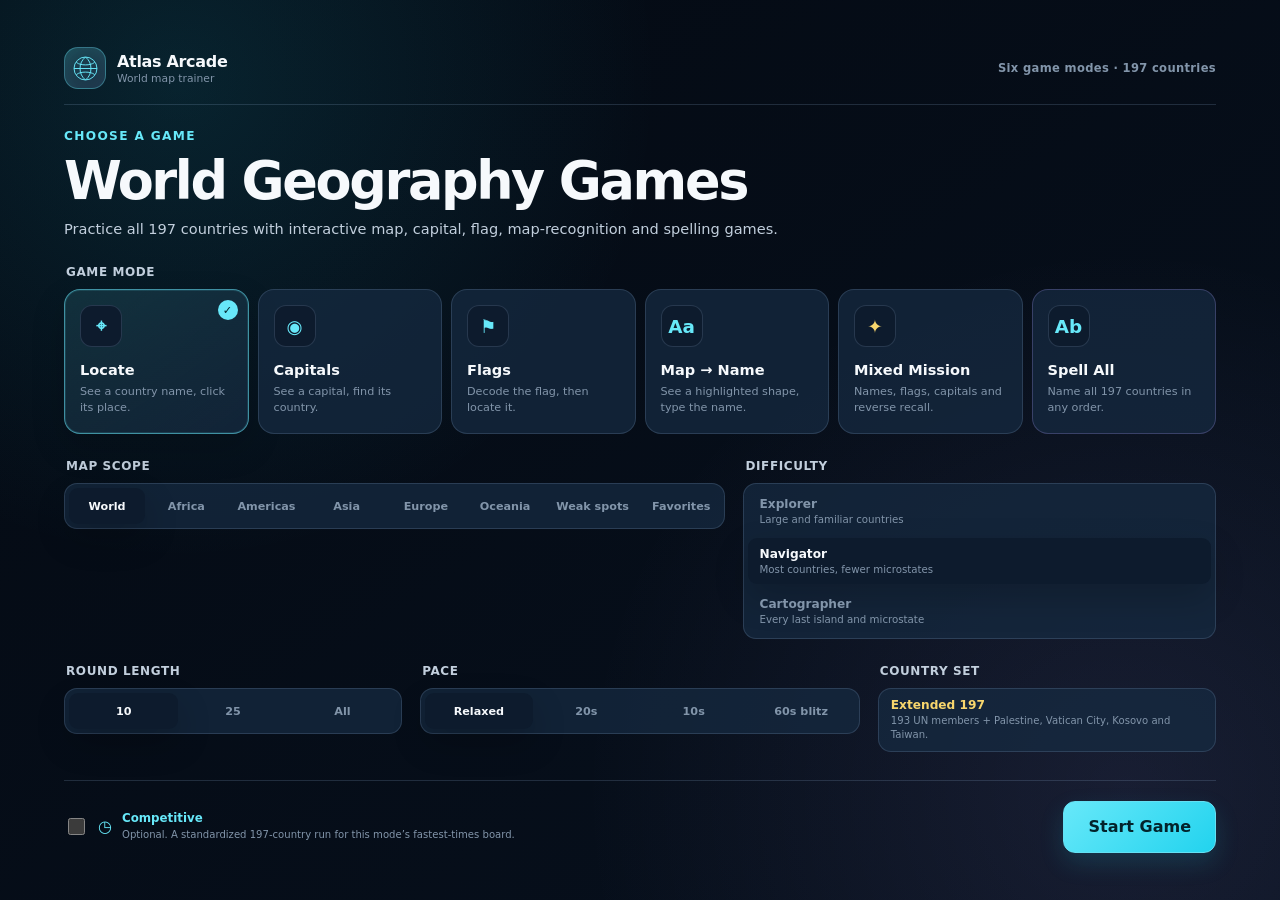
<file: index.html>
<!doctype html>

<html data-theme="dark" lang="en">
<head>
        <meta name="google-site-verification" content="jV66jqzNyWjLU0VCL4AMdO5P-CYx45NdcX9_iDu5yRg" />  

  <meta charset="utf-8"/>

  <meta
    name="viewport"
    content="width=device-width, initial-scale=1, viewport-fit=cover"
  />

  <meta name="theme-color" content="#08111f"/>

  <meta name="mobile-web-app-capable" content="yes"/>
  <meta name="apple-mobile-web-app-capable" content="yes"/>
  <meta
    name="apple-mobile-web-app-status-bar-style"
    content="black-translucent"
  />
  <meta
    name="apple-mobile-web-app-title"
    content="Atlas Arcade"
  />

  <title>World Geography Game: Countries, Capitals &amp; Flags | Atlas Arcade</title>

  <meta
    name="description"
    content="Play a free world geography game with interactive map quizzes for countries, capitals, flags, map recognition and spelling across all 197 countries."
  />

  <meta
    name="robots"
    content="index,follow,max-image-preview:large,max-snippet:-1,max-video-preview:-1"
  />

  <link
    rel="canonical"
    href="https://atlas-arcade.pages.dev/"
  />

  <meta
    name="google-site-verification"
    content="jV66jqzNyWjLU0VCL4AMdO5P-CYx45NdcX9_iDu5yRg"
  />

  <meta property="og:type" content="website"/>
  <meta property="og:site_name" content="Atlas Arcade"/>

  <meta
    property="og:title"
    content="Atlas Arcade — Free World Geography Game"
  />

  <meta
    property="og:description"
    content="Practice countries, capitals, flags, map recognition and spelling across all 197 countries."
  />

  <meta
    property="og:url"
    content="https://atlas-arcade.pages.dev/"
  />

  <meta
    property="og:image"
    content="https://atlas-arcade.pages.dev/assets/social-preview.png"
  />

  <meta
    property="og:image:alt"
    content="Atlas Arcade interactive world geography game"
  />

  <meta property="og:locale" content="en_US"/>

  <meta name="twitter:card" content="summary_large_image"/>

  <meta
    name="twitter:title"
    content="Atlas Arcade — Free World Geography Game"
  />

  <meta
    name="twitter:description"
    content="Practice countries, capitals, flags, map recognition and spelling across all 197 countries."
  />

  <meta
    name="twitter:image"
    content="https://atlas-arcade.pages.dev/assets/social-preview.png"
  />

  <meta
    name="twitter:image:alt"
    content="Atlas Arcade interactive world geography game"
  />

  <link
    href="assets/icon.svg"
    rel="icon"
    type="image/svg+xml"
  />

  <link
    href="manifest.webmanifest"
    rel="manifest"
  />

  <link
    href="styles.css"
    rel="stylesheet"
  />

  <script type="application/ld+json">
  {
    "@context": "https://schema.org",
    "@type": "WebSite",
    "name": "Atlas Arcade",
    "alternateName": [
      "Atlas Arcade Geography Game",
      "atlas-arcade.pages.dev"
    ],
    "url": "https://atlas-arcade.pages.dev/",
    "description": "A free interactive world geography game covering countries, capitals, flags, map recognition and spelling.",
    "inLanguage": "en"
  }
  </script>
</head>
<body>
<a class="skip-link" href="#missionPanel">Skip to the current mission</a>
<div aria-hidden="true" class="ambient ambient-one"></div>
<div aria-hidden="true" class="ambient ambient-two"></div>
<header class="topbar">
<button aria-label="Open game setup" class="brand" id="brandButton" type="button">
<span aria-hidden="true" class="brand-mark">
<svg role="img" viewbox="0 0 48 48">
<circle cx="24" cy="24" r="19"></circle>
<path d="M5 24h38M24 5c6 5 9 11 9 19s-3 14-9 19M24 5c-6 5-9 11-9 19s3 14 9 19M9 14c4 3 9 4 15 4s11-1 15-4M9 34c4-3 9-4 15-4s11 1 15 4"></path>
</svg>
</span>
<span>
<strong>Atlas Arcade</strong>
<small>World map trainer</small>
</span>
</button>
<nav aria-label="Main navigation" class="primary-nav">
<button class="nav-button is-active" data-view="play" id="playNav" type="button">Play</button>
<button class="nav-button" data-view="study" id="studyNav" type="button">Study</button>
<button class="nav-button" id="leaderboardNav" type="button">Times</button><button class="nav-button" id="statsNav" type="button">Progress</button>
</nav>
<div class="top-actions">
<span class="run-pill" hidden="" id="headerRunPill">
<span id="headerMode">Locate</span>
<strong id="headerScore">0</strong>
</span>
<button aria-label="Open account" class="account-button" hidden="" id="accountButton" title="Account" type="button">
<svg aria-hidden="true" viewbox="0 0 24 24"><circle cx="12" cy="8" r="3.5"></circle><path d="M5 20c.7-4 3.1-6 7-6s6.3 2 7 6"></path></svg><span id="accountButtonLabel">Sign in</span></button><button aria-label="Install Atlas Arcade" class="icon-button install-button" hidden="" id="installButton" title="Install app" type="button">
<svg aria-hidden="true" viewbox="0 0 24 24"><path d="M12 3v11m0 0 4-4m-4 4-4-4"></path><path d="M5 15v4h14v-4"></path></svg>
</button>
<button aria-label="Mute sound" class="icon-button" id="soundToggle" title="Sound (M)" type="button">
<svg aria-hidden="true" class="icon-sound-on" viewbox="0 0 24 24"><path d="M4 9v6h4l5 4V5L8 9H4Z"></path><path d="M16 9.5c1.4 1.4 1.4 3.6 0 5M18.5 7c2.8 2.8 2.8 7.2 0 10"></path></svg>
<svg aria-hidden="true" class="icon-sound-off" viewbox="0 0 24 24"><path d="M4 9v6h4l5 4V5L8 9H4Z"></path><path d="m17 10 5 5m0-5-5 5"></path></svg>
</button>
<button aria-label="Switch to light theme" class="icon-button" id="themeToggle" title="Theme" type="button">
<svg aria-hidden="true" class="icon-moon" viewbox="0 0 24 24"><path d="M20 15.5A8 8 0 0 1 8.5 4 8 8 0 1 0 20 15.5Z"></path></svg>
<svg aria-hidden="true" class="icon-sun" viewbox="0 0 24 24"><circle cx="12" cy="12" r="4"></circle><path d="M12 2v2m0 16v2M4.9 4.9l1.4 1.4m11.4 11.4 1.4 1.4M2 12h2m16 0h2M4.9 19.1l1.4-1.4M17.7 6.3l1.4-1.4"></path></svg>
</button>
<button aria-label="Enter fullscreen" class="icon-button desktop-only" id="fullscreenToggle" title="Fullscreen" type="button">
<svg aria-hidden="true" viewbox="0 0 24 24"><path d="M8 3H3v5M16 3h5v5M8 21H3v-5m13 5h5v-5"></path></svg>
</button>
<button aria-label="Open keyboard help" class="icon-button" id="helpButton" title="Help (?)" type="button">
<svg aria-hidden="true" viewbox="0 0 24 24"><circle cx="12" cy="12" r="9"></circle><path d="M9.8 9a2.4 2.4 0 1 1 3.5 2.1c-.9.5-1.3 1-1.3 2M12 17h.01"></path></svg>
</button>
</div>
</header>
<main class="app-shell" id="app">
<section aria-label="Atlas Arcade game" class="game-layout">
<aside class="mission-panel glass-card" id="missionPanel">
<section id="gamePanel">
<div class="mission-topline">
<span class="eyebrow-chip" id="modeChip">Locate</span>
<div class="mission-top-actions"><button class="text-button" id="newGameButton" type="button">New game</button><button aria-label="Collapse game panel" aria-expanded="true" class="panel-toggle" id="missionCollapseButton" title="Collapse game panel" type="button">‹</button></div>
</div><div class="sprint-badge" hidden="" id="sprintBadge"><span aria-hidden="true">◷</span><p><strong>Competitive</strong><small>197 countries · +2 seconds per mistake <b id="sprintBest">· Best —</b></small></p></div>
<div aria-label="Current game statistics" class="score-grid">
<div><span id="questionLabel">Question</span><strong id="questionStat">0 / 0</strong></div>
<div><span id="scoreLabel">Score</span><strong id="scoreStat">0</strong></div>
<div><span id="streakLabel">Streak</span><strong id="streakStat">0</strong></div>
<div><span id="timeLabel">Time</span><strong id="timeStat">0:00</strong></div>
</div>
<div class="mission-copy">
<p class="mission-kicker" id="promptLead">Ready for takeoff?</p>
<div aria-hidden="true" class="flag-prompt" id="flagPrompt"></div>
<h1 id="promptText">Choose a mode and start exploring.</h1>
<p id="promptMeta">Countries, capitals, flags, weak-spot practice and a genuinely useful study map.</p>
</div>
<form autocomplete="off" class="reverse-form" hidden="" id="reverseForm">
<label for="reverseInput">Type the highlighted country</label>
<div class="input-row">
<input autocapitalize="words" id="reverseInput" name="answer" placeholder="Country name" spellcheck="false" type="text"/>
<button class="primary-button compact" type="submit">Check</button>
</div>
</form><form autocomplete="off" class="spell-form" hidden="" id="spellForm">
<label for="spellInput">Type a country</label>
<div class="input-row">
<input autocapitalize="words" autocomplete="off" id="spellInput" name="country" placeholder="Start with any country…" spellcheck="false" type="text"/>
<button class="primary-button compact" type="submit">Add</button>
</div>
<div class="spell-progress-row"><span id="spellCount">0 of 197 named</span><strong id="spellRemaining">197 left</strong></div>
<div aria-hidden="true" class="meter large"><span id="spellMeter"></span></div>
<div aria-live="polite" class="spell-recent" id="spellRecent"></div>
</form>
<details class="keyboard-answer" id="keyboardAnswer">
<summary>Use a country list instead of the map</summary>
<div class="input-row">
<label class="sr-only" for="countryAnswerSelect">Choose a country</label>
<select id="countryAnswerSelect"></select>
<button class="secondary-button compact" id="countryAnswerButton" type="button">Choose</button>
</div>
</details>
<div class="mission-actions">
<button class="secondary-button" id="hintButton" type="button">
<span aria-hidden="true">✦</span> Hint <small id="hintCost">−150</small>
</button>
<button class="ghost-button" id="skipButton" type="button">Skip</button>
</div>
<div class="hint-box" hidden="" id="hintBox">
<strong>Field note</strong>
<p id="hintText"></p>
</div>
<div aria-live="polite" class="feedback" id="feedback" role="status">
<span aria-hidden="true" class="feedback-icon"></span>
<p id="feedbackText">The map is yours.</p>
</div>
<div class="accuracy-row">
<span>Run accuracy</span>
<div aria-hidden="true" class="meter"><span id="accuracyMeter"></span></div>
<strong id="accuracyStat">—</strong>
</div>
<article class="country-card" hidden="" id="lastCountryCard">
<div class="country-card-head">
<span aria-hidden="true" class="country-flag" id="lastFlag"></span>
<div>
<p>Last discovery</p>
<h2 id="lastCountryName"></h2>
</div>
</div>
<dl class="country-facts">
<div><dt>Capital</dt><dd id="lastCapital"></dd></div>
<div><dt>Region</dt><dd id="lastRegion"></dd></div>
<div><dt>Area</dt><dd id="lastArea"></dd></div>
<div><dt>Neighbors</dt><dd id="lastNeighbors"></dd></div>
</dl>
<p class="capital-note" hidden="" id="lastCapitalNote"></p>
</article>
</section>
<section class="study-panel" hidden="" id="studyPanel">
<div class="mission-topline">
<span class="eyebrow-chip">Study map</span>
<button class="text-button" id="randomCountryButton" type="button">Surprise me</button>
</div>
<div class="study-intro">
<h1>Slow down and inspect the planet.</h1>
<p>Search, hover or tap any country. Your personal mastery score is stored only in this browser.</p>
</div>
<form class="study-search" id="studySearchForm">
<label for="studySearch">Find a country</label>
<div class="input-row">
<input id="studySearch" list="countryDatalist" placeholder="Try Kyrgyzstan…" spellcheck="false"/>
<datalist id="countryDatalist"></datalist>
<button class="primary-button compact" type="submit">Find</button>
</div>
</form>
<div aria-label="Filter study map by continent" class="filter-pills" id="studyFilters">
<button class="is-active" data-continent="World" type="button">World</button>
<button data-continent="Africa" type="button">Africa</button>
<button data-continent="Americas" type="button">Americas</button>
<button data-continent="Asia" type="button">Asia</button>
<button data-continent="Europe" type="button">Europe</button>
<button data-continent="Oceania" type="button">Oceania</button>
</div>
<article class="study-country" id="studyCountryCard">
<div class="study-placeholder" id="studyPlaceholder">
<span aria-hidden="true">◎</span>
<p>Pick a country on the map to open its field guide.</p>
</div>
<div hidden="" id="studyDetails">
<div class="study-country-head">
<span aria-hidden="true" class="study-flag" id="studyFlag"></span>
<div>
<p id="studySubregion"></p>
<h2 id="studyName"></h2>
</div>
<button aria-label="Add country to favorites" class="star-button" id="favoriteButton" title="Favorite" type="button">☆</button>
</div>
<dl class="study-facts">
<div><dt>Capital</dt><dd id="studyCapital"></dd></div>
<div><dt>Area</dt><dd id="studyArea"></dd></div>
<div><dt>Geography</dt><dd id="studyGeography"></dd></div>
<div><dt>Borders</dt><dd id="studyBorders"></dd></div>
</dl>
<div class="mastery-block">
<div><span>Your mastery</span><strong id="studyMasteryLabel">Unseen</strong></div>
<div class="meter large"><span id="studyMasteryMeter"></span></div>
<p id="studyMasteryText">Play a quiz to start building a memory record for this country.</p>
</div>
<p class="capital-note" hidden="" id="studyCapitalNote"></p>
<div class="study-actions">
<button class="primary-button" id="practiceRegionButton" type="button">Quiz this region</button>
<button class="secondary-button" id="focusCountryButton" type="button">Center map</button>
</div>
</div>
</article>
</section>
</aside>
<section aria-label="Interactive world map" class="map-card glass-card">
<div class="map-toolbar">
<div>
<span class="map-status-dot" id="mapStatusDot"></span>
<strong id="mapToolbarTitle">World map</strong>
<small id="mapToolbarMeta">Drag to pan · scroll or pinch to zoom</small>
</div>
<div aria-label="Map controls" class="map-tools">
<button aria-label="Zoom out" class="map-tool" id="zoomOutButton" title="Zoom out (−)" type="button">−</button>
<button aria-label="Reset map" class="map-tool" id="resetMapButton" title="Reset map (0)" type="button">◎</button>
<button aria-label="Zoom in" class="map-tool" id="zoomInButton" title="Zoom in (+)" type="button">+</button>
</div>
</div>
<div class="map-stage" id="mapStage">
<button aria-label="Open the question panel" aria-expanded="false" class="mobile-current-prompt" id="mobilePromptButton" type="button">
<span aria-hidden="true" class="mobile-prompt-flag" hidden="" id="mobilePromptFlag"></span>
<span><small id="mobilePromptLead">Current question</small><strong id="mobilePromptText">Ready</strong><em id="mobilePromptMeta">Tap to open controls</em></span>
<span aria-hidden="true" class="mobile-prompt-arrow">›</span>
</button>
<svg aria-label="Interactive map of the world" id="worldMap" role="application" tabindex="0" viewbox="0 0 1200 620">
<defs>
<lineargradient id="oceanGradient" x1="0" x2="1" y1="0" y2="1">
<stop class="ocean-stop-one" offset="0"></stop>
<stop class="ocean-stop-two" offset="1"></stop>
</lineargradient>
<filter height="200%" id="countryGlow" width="200%" x="-50%" y="-50%">
<fegaussianblur result="blur" stddeviation="3"></fegaussianblur>
<femerge><femergenode in="blur"></femergenode><femergenode in="SourceGraphic"></femergenode></femerge>
</filter>
</defs>
<rect class="ocean" height="620" rx="26" width="1200" x="0" y="0"></rect>
<g id="mapViewport">
<g aria-hidden="true" id="graticuleLayer"></g>
<g aria-hidden="true" id="territoryLayer"></g>
<g id="countryLayer"></g>
<g id="markerLayer"></g>
</g>
</svg>
<div aria-hidden="true" class="map-reticle" hidden="" id="mapReticle"><span></span></div>
<div aria-hidden="true" class="map-zoom-readout" id="zoomReadout">1×</div>
<div aria-live="assertive" class="game-countdown" hidden="" id="countdownOverlay" role="status"><span id="countdownValue">3</span><small id="countdownLabel">Get ready</small></div>
<div class="map-tooltip" hidden="" id="mapTooltip" role="tooltip"></div>
<div class="map-callout" hidden="" id="mapCallout">
<span aria-hidden="true" id="calloutFlag"></span>
<div><strong id="calloutName"></strong><small id="calloutMeta"></small></div>
</div>
<div class="tiny-country-note" hidden="" id="tinyCountryNote">
<span aria-hidden="true">•</span> Tiny countries use locator dots with generous tap targets.
          </div>
<div aria-label="Map legend" class="map-legend">
<span><i class="legend-current"></i> Current</span>
<span><i class="legend-correct"></i> Solved</span>
<span><i class="legend-marker"></i> Tiny country</span>
</div>
</div>
<div class="map-footer">
<div aria-label="Round progress" class="progress-track">
<span id="roundProgress"></span>
</div>
<div class="footer-copy">
<span id="footerProgressText">No active round</span>
<button class="text-button" id="fitScopeButton" type="button">Fit scope</button>
</div>
</div>
</section>
</section>
</main>
<dialog aria-labelledby="setupTitle" class="modal setup-modal" id="setupDialog">
<form id="setupForm" method="dialog">
<div class="setup-page-bar">
<div class="setup-page-brand">
<span aria-hidden="true" class="brand-mark">
<svg viewBox="0 0 48 48"><circle cx="24" cy="24" r="19"></circle><path d="M5 24h38M24 5c6 5 9 11 9 19s-3 14-9 19M24 5c-6 5-9 11-9 19s3 14 9 19M9 14c4 3 9 4 15 4s11-1 15-4M9 34c4-3 9-4 15-4s11 1 15 4"></path></svg>
</span>
<span><strong>Atlas Arcade</strong><small>World map trainer</small></span>
</div>
<p>Six game modes · 197 countries</p>
</div>
<div class="modal-head">
<div>
<p class="modal-eyebrow">Choose a game</p>
<h2 id="setupTitle">World Geography Games</h2>
<p>Practice all 197 countries with interactive map, capital, flag, map-recognition and spelling games.</p>
</div>
<button aria-label="Close setup" class="modal-close" type="submit" value="cancel">×</button>
</div>
<fieldset>
<legend>Game mode</legend>
<div class="mode-grid">
<label class="mode-card">
<input checked="" name="mode" type="radio" value="locate"/>
<span class="mode-symbol">⌖</span>
<strong>Locate</strong>
<small>See a country name, click its place.</small>
</label>
<label class="mode-card">
<input name="mode" type="radio" value="capitals"/>
<span class="mode-symbol">◉</span>
<strong>Capitals</strong>
<small>See a capital, find its country.</small>
</label>
<label class="mode-card">
<input name="mode" type="radio" value="flags"/>
<span class="mode-symbol">⚑</span>
<strong>Flags</strong>
<small>Decode the flag, then locate it.</small>
</label>
<label class="mode-card">
<input name="mode" type="radio" value="reverse"/>
<span class="mode-symbol">Aa</span>
<strong>Map → Name</strong>
<small>See a highlighted shape, type the name.</small>
</label>
<label class="mode-card featured-mode">
<input name="mode" type="radio" value="mixed"/>
<span class="mode-symbol">✦</span>
<strong>Mixed Mission</strong>
<small>Names, flags, capitals and reverse recall.</small>
</label>
<label class="mode-card spelling-mode">
<input name="mode" type="radio" value="spelling"/>
<span class="mode-symbol">Ab</span>
<strong>Spell All</strong>
<small>Name all 197 countries in any order.</small>
</label></div>
</fieldset>
<div class="setup-columns">
<fieldset>
<legend>Map scope</legend>
<div class="segmented wrap" id="scopeOptions">
<label><input checked="" name="scope" type="radio" value="World"/><span>World</span></label>
<label><input name="scope" type="radio" value="Africa"/><span>Africa</span></label>
<label><input name="scope" type="radio" value="Americas"/><span>Americas</span></label>
<label><input name="scope" type="radio" value="Asia"/><span>Asia</span></label>
<label><input name="scope" type="radio" value="Europe"/><span>Europe</span></label>
<label><input name="scope" type="radio" value="Oceania"/><span>Oceania</span></label>
<label><input name="scope" type="radio" value="Weak"/><span>Weak spots</span></label>
<label><input name="scope" type="radio" value="Favorites"/><span>Favorites</span></label>
</div>
</fieldset>
<fieldset>
<legend>Difficulty</legend>
<div class="segmented stacked">
<label><input name="difficulty" type="radio" value="1"/><span><strong>Explorer</strong><small>Large and familiar countries</small></span></label>
<label><input checked="" name="difficulty" type="radio" value="2"/><span><strong>Navigator</strong><small>Most countries, fewer microstates</small></span></label>
<label><input name="difficulty" type="radio" value="3"/><span><strong>Cartographer</strong><small>Every last island and microstate</small></span></label>
</div>
</fieldset>
</div>
<div class="setup-columns three">
<fieldset>
<legend>Round length</legend>
<div class="segmented">
<label><input checked="" name="length" type="radio" value="10"/><span>10</span></label>
<label><input name="length" type="radio" value="25"/><span>25</span></label>
<label><input name="length" type="radio" value="all"/><span>All</span></label>
</div>
</fieldset>
<fieldset>
<legend>Pace</legend>
<div class="segmented">
<label><input checked="" name="pace" type="radio" value="relaxed"/><span>Relaxed</span></label>
<label><input name="pace" type="radio" value="20"/><span>20s</span></label>
<label><input name="pace" type="radio" value="10"/><span>10s</span></label>
<label><input name="pace" type="radio" value="blitz"/><span>60s blitz</span></label>
</div>
</fieldset>
<fieldset>
<legend>Country set</legend>
<div class="set-note"><strong>Extended 197</strong><small>193 UN members + Palestine, Vatican City, Kosovo and Taiwan.</small></div>
</fieldset>
</div>
<p class="setup-lock-note" hidden="" id="setupLockNote"></p><div class="setup-footer">

<label class="sprint-choice" id="sprintChoice">
<input id="sprintInput" name="sprint" type="checkbox" value="true"/>
<span aria-hidden="true" class="sprint-choice-mark">◷</span>
<span><strong>Competitive</strong><small>Optional. A standardized 197-country run for this mode’s fastest-times board.</small></span>
</label><button class="primary-button large" id="startGameButton" type="submit" value="default">Start Game</button>
</div>
</form>
</dialog>
<dialog aria-labelledby="resultsTitle" class="modal results-modal" id="resultsDialog">
<div aria-hidden="true" class="results-burst">✦</div>
<div class="modal-head">
<div>
<p class="modal-eyebrow" id="resultsEyebrow">Expedition complete</p>
<h2 id="resultsTitle">That map is starting to stick.</h2>
<p id="resultsSummary"></p>
</div>
<button aria-label="Close results" class="modal-close" id="resultsClose" type="button">×</button>
</div>
<div class="results-grid">
<div><span id="resultScoreLabel">Score</span><strong id="resultScore">0</strong></div>
<div><span id="resultAccuracyLabel">First-try accuracy</span><strong id="resultAccuracy">0%</strong></div>
<div><span id="resultStreakLabel">Best streak</span><strong id="resultStreak">0</strong></div>
<div><span id="resultTimeLabel">Time</span><strong id="resultTime">0:00</strong></div>
</div>
<div class="rank-card">
<div><span>Result</span><strong id="resultRank">Explorer</strong></div>
<p id="resultRankCopy"></p>
</div><section class="sprint-result-card" hidden="" id="sprintResultCard">
<div class="sprint-result-head"><div><span>Final time</span><strong id="sprintOfficialTime">0:00</strong></div><span class="sprint-result-mode" id="sprintResultMode">Locate</span></div>
<div class="sprint-result-stats"><div><span>Raw time</span><strong id="sprintRawTime">0:00</strong></div><div><span>Mistakes</span><strong id="sprintMistakes">0</strong></div><div><span>Penalty</span><strong id="sprintPenalty">+0s</strong></div></div>
<p aria-live="polite" class="submission-status" id="sprintSubmissionStatus" role="status"></p>
</section>
<section class="missed-section" id="missedSection">
<div><h3>Worth another look</h3><span id="missedCount"></span></div>
<div class="chip-list" id="missedList"></div>
</section>
<div class="results-actions">
<button class="primary-button" id="playAgainButton" type="button">Play again</button>
<button class="secondary-button" id="practiceMissedButton" type="button">Practice misses</button>
<button class="secondary-button" id="viewLeaderboardButton" type="button">View Times</button>
<button class="secondary-button" id="shareResultButton" type="button">Copy Result</button>
<button class="ghost-button" id="studyResultsButton" type="button">Open Study Map</button>
</div>
</dialog>
<dialog aria-labelledby="leaderboardTitle" class="modal leaderboard-modal" id="leaderboardDialog">
<div class="modal-head">
<div><p class="modal-eyebrow">Optional timed play</p><h2 id="leaderboardTitle">Fastest Times</h2><p>Each game mode has its own board. Competitive games use all 197 countries, the same mode-specific order, and a two-second mistake penalty.</p></div>
<button aria-label="Close leaderboards" class="modal-close" id="leaderboardClose" type="button">×</button>
</div>
<div aria-label="Leaderboard game mode" class="leaderboard-mode-tabs" id="leaderboardModeTabs" role="tablist">
<button aria-selected="true" class="is-active" data-mode="locate" role="tab" type="button">Locate</button>
<button aria-selected="false" data-mode="capitals" role="tab" type="button">Capitals</button>
<button aria-selected="false" data-mode="flags" role="tab" type="button">Flags</button>
<button aria-selected="false" data-mode="reverse" role="tab" type="button">Map → Name</button>
<button aria-selected="false" data-mode="mixed" role="tab" type="button">Mixed</button>
<button aria-selected="false" data-mode="spelling" role="tab" type="button">Spell All</button>
</div>
<div class="leaderboard-controls">
<label for="playerNameInput"><span>Leaderboard name</span><input autocomplete="nickname" id="playerNameInput" maxlength="24" placeholder="Explorer name" type="text"/></label>
<button class="secondary-button compact" id="savePlayerNameButton" type="button">Save Name</button>
<button class="primary-button compact" id="startSprintButton" type="button">Start Competitive Game</button>
<button class="ghost-button compact" id="refreshLeaderboardButton" type="button">Refresh</button>
</div>
<div class="leaderboard-personal-best" id="leaderboardPersonalBest"><span>Your best</span><strong id="leaderboardBestTime">—</strong><small id="leaderboardBestMeta">Finish a Competitive game to set one.</small></div>
<p aria-live="polite" class="leaderboard-status" id="leaderboardStatus" role="status">Loading records…</p>
<div class="leaderboard-table-wrap">
<table class="leaderboard-table">
<thead><tr><th scope="col">#</th><th scope="col">Player</th><th scope="col">Final</th><th scope="col">Raw</th><th scope="col">Mistakes</th><th scope="col">Date</th></tr></thead>
<tbody id="leaderboardRows"></tbody>
</table>
</div>
<div class="leaderboard-foot"><span id="leaderboardScopeLabel">Times on this device</span><span>One fastest completed time per player and mode</span></div>
</dialog><dialog aria-labelledby="accountTitle" class="modal account-modal" id="accountDialog">
<div class="modal-head">
<div><p class="modal-eyebrow">Atlas account</p><h2 id="accountTitle">Keep your progress with you.</h2><p>Accounts are optional. Sign in to sync progress and keep one leaderboard identity across devices.</p></div>
<button aria-label="Close account" class="modal-close" id="accountClose" type="button">×</button>
</div>
<section class="account-guest" id="accountGuestView">
<div aria-label="Account action" class="account-tabs" id="accountTabs" role="tablist">
<button aria-selected="true" class="is-active" data-account-tab="signin" role="tab" type="button">Sign in</button>
<button aria-selected="false" data-account-tab="create" role="tab" type="button">Create account</button>
</div>
<form class="account-form" id="accountSignInForm">
<label for="accountSignInEmail">Email</label><input autocomplete="email" id="accountSignInEmail" placeholder="you@example.com" required="" type="email"/>
<label for="accountSignInPassword">Password</label><input autocomplete="current-password" id="accountSignInPassword" minlength="8" placeholder="At least 8 characters" required="" type="password"/>
<button class="primary-button" type="submit">Sign in</button><button class="text-button account-reset-link" id="accountForgotButton" type="button">Forgot your password?</button>
</form>
<form class="account-form" hidden="" id="accountCreateForm">
<label for="accountCreateName">Display name</label><input autocomplete="nickname" id="accountCreateName" maxlength="24" placeholder="Explorer name" required="" type="text"/>
<label for="accountCreateEmail">Email</label><input autocomplete="email" id="accountCreateEmail" placeholder="you@example.com" required="" type="email"/>
<label for="accountCreatePassword">Password</label><input autocomplete="new-password" id="accountCreatePassword" minlength="8" placeholder="At least 8 characters" required="" type="password"/>
<button class="primary-button" type="submit">Create account</button><p class="account-fine-print">Guest play always remains available.</p>
</form>
</section>
<section class="account-member" hidden="" id="accountMemberView">
<div class="account-identity"><span aria-hidden="true">◎</span><div><small>Signed in as</small><strong id="accountEmail">—</strong></div></div>
<label for="accountDisplayName">Leaderboard name</label><div class="input-row"><input autocomplete="nickname" id="accountDisplayName" maxlength="24" type="text"/><button class="secondary-button compact" id="accountSaveNameButton" type="button">Save</button></div>
<div class="account-sync-card"><div><span aria-hidden="true" class="account-sync-dot" id="accountSyncDot"></span><strong>Cloud progress</strong></div><p id="accountSyncStatus">Checking your save…</p></div>
<form class="account-form account-recovery-form" hidden="" id="accountRecoveryForm"><label for="accountNewPassword">Choose a new password</label><input autocomplete="new-password" id="accountNewPassword" minlength="8" required="" type="password"/><button class="primary-button" type="submit">Update password</button></form>
<div class="account-member-actions"><button class="secondary-button" id="accountSyncButton" type="button">Sync now</button><button class="danger-button" id="accountSignOutButton" type="button">Sign out</button></div>
</section>
<p aria-live="polite" class="account-status" id="accountStatus" role="status"></p>
</dialog><dialog aria-labelledby="statsTitle" class="modal stats-modal" id="statsDialog">
<div class="modal-head">
<div>
<p class="modal-eyebrow">Local progress</p>
<h2 id="statsTitle">What your memory is doing</h2>
<p id="statsStorageCopy">Your progress is saved in this browser.</p>
</div>
<button aria-label="Close progress" class="modal-close" id="statsClose" type="button">×</button>
</div>
<div class="stats-overview">
<div><span>Games finished</span><strong id="statsGames">0</strong></div>
<div><span>Questions solved</span><strong id="statsSolved">0</strong></div>
<div><span>First-try accuracy</span><strong id="statsAccuracy">—</strong></div>
<div><span>Best streak</span><strong id="statsBestStreak">0</strong></div>
<div><span>Countries seen</span><strong id="statsSeen">0 / 197</strong></div>
<div><span>Mastered</span><strong id="statsMastered">0</strong></div>
</div>
<section class="mastery-overview">
<div><h3>World mastery</h3><strong id="worldMasteryLabel">0%</strong></div>
<div class="meter extra-large"><span id="worldMasteryMeter"></span></div>
<p id="worldMasteryCopy">Start a round and the map will learn where you need repetition.</p>
</section>
<section class="mode-progress-section">
<div class="section-head"><div><h3>By game mode</h3><p>Accuracy, completed games and your best Competitive time.</p></div></div>
<div class="mode-progress-grid" id="modeProgressGrid"></div>
</section>
<section class="recent-runs-section">
<div class="section-head"><div><h3>Recent games</h3><p>Your latest completed rounds on this device.</p></div></div>
<div class="recent-runs" id="recentRuns"></div>
</section>
<div class="stats-columns">
<section>
<div class="section-head"><h3>Weak spots</h3><button class="text-button" id="practiceWeakButton" type="button">Practice all</button></div>
<div class="weak-list" id="weakList"></div>
</section>
<section>
<div class="section-head"><h3>Achievements</h3><span id="achievementCount">0 / 6</span></div>
<div class="achievement-grid" id="achievementGrid"></div>
</section>
</div>
<div class="data-actions">
<button class="secondary-button" id="exportStatsButton" type="button">Export progress</button>
<button class="danger-button" id="resetStatsButton" type="button">Reset progress</button>
</div>
</dialog>
<dialog aria-labelledby="helpTitle" class="modal help-modal" id="helpDialog">
<div class="modal-head">
<div>
<p class="modal-eyebrow">Controls</p>
<h2 id="helpTitle">Keyboard and map shortcuts</h2>
</div>
<button aria-label="Close help" class="modal-close" id="helpClose" type="button">×</button>
</div>
<div class="shortcut-grid">
<div><kbd>H</kbd><span>Use a hint</span></div>
<div><kbd>S</kbd><span>Skip the current country</span></div>
<div><kbd>+</kbd><span>Zoom in</span></div>
<div><kbd>−</kbd><span>Zoom out</span></div>
<div><kbd>0</kbd><span>Fit the current scope</span></div>
<div><kbd>↑ ↓ ← →</kbd><span>Pan the map</span></div>
<div><kbd>Double-click</kbd><span>Zoom on open ocean or in Study</span></div>
<div><kbd>M</kbd><span>Toggle sound</span></div>
<div><kbd>?</kbd><span>Open this panel</span></div>
<div><kbd>Esc</kbd><span>Close a dialog</span></div>
</div>
<p class="help-note">On touchscreens, drag with one finger and pinch with two. Competitive games disable hints and skips, and each mistake adds two seconds.</p>
</dialog>
<div aria-atomic="true" aria-live="polite" class="toast-region" id="toastRegion"></div>
<canvas aria-hidden="true" id="confettiCanvas"></canvas>
<script src="config.js"></script><script src="data.js"></script>
<script src="app.js"></script>
</body>
</html>
</file>
<file: styles.css>
:root {
  color-scheme: dark;
  --bg: #07101d;
  --bg-deep: #040a13;
  --surface: rgba(13, 27, 45, 0.84);
  --surface-solid: #0d1b2d;
  --surface-2: rgba(22, 42, 65, 0.74);
  --surface-3: #162a41;
  --border: rgba(155, 189, 224, 0.18);
  --border-strong: rgba(167, 207, 245, 0.32);
  --text: #f6f9fc;
  --text-soft: #c2cfdd;
  --muted: #8295aa;
  --accent: #67e8f9;
  --accent-strong: #22d3ee;
  --accent-ink: #03232b;
  --gold: #f8d66d;
  --gold-strong: #f5bd38;
  --green: #64e6a4;
  --green-strong: #20c77a;
  --red: #ff7a8a;
  --red-strong: #f14f66;
  --purple: #b4a0ff;
  --ocean-1: #0b1e36;
  --ocean-2: #0b2637;
  --land: #27405a;
  --land-hover: #365873;
  --territory: #1b3047;
  --graticule: rgba(135, 181, 218, 0.11);
  --shadow: 0 24px 70px rgba(0, 0, 0, 0.34);
  --shadow-soft: 0 14px 35px rgba(0, 0, 0, 0.2);
  --radius-xl: 28px;
  --radius-lg: 20px;
  --radius-md: 14px;
  --radius-sm: 10px;
  --topbar-height: 76px;
  --max-width: 1680px;
  --focus: 0 0 0 3px rgba(103, 232, 249, 0.28);
  font-family: Inter, ui-sans-serif, system-ui, -apple-system, BlinkMacSystemFont, "Segoe UI", sans-serif;
}

html[data-theme="light"] {
  color-scheme: light;
  --bg: #eef5f7;
  --bg-deep: #dce9ee;
  --surface: rgba(255, 255, 255, 0.88);
  --surface-solid: #ffffff;
  --surface-2: rgba(237, 246, 249, 0.9);
  --surface-3: #e2eef2;
  --border: rgba(47, 88, 111, 0.15);
  --border-strong: rgba(47, 88, 111, 0.28);
  --text: #102331;
  --text-soft: #3b5465;
  --muted: #6c8190;
  --accent: #0e9fb8;
  --accent-strong: #067f97;
  --accent-ink: #ffffff;
  --gold: #d99c11;
  --gold-strong: #b77c00;
  --green: #189d65;
  --green-strong: #0c8150;
  --red: #d94259;
  --red-strong: #ba2f44;
  --purple: #7864d4;
  --ocean-1: #d7edf3;
  --ocean-2: #c8e7e8;
  --land: #8cafb4;
  --land-hover: #719ba1;
  --territory: #b5cdd0;
  --graticule: rgba(48, 91, 110, 0.13);
  --shadow: 0 24px 70px rgba(36, 71, 86, 0.16);
  --shadow-soft: 0 14px 35px rgba(36, 71, 86, 0.12);
  --focus: 0 0 0 3px rgba(14, 159, 184, 0.24);
}

* { box-sizing: border-box; }
[hidden] { display: none !important; }

html {
  min-height: 100%;
  background: var(--bg-deep);
  scroll-behavior: smooth;
}

body {
  min-height: 100vh;
  margin: 0;
  overflow-x: hidden;
  background:
    radial-gradient(circle at 15% 10%, rgba(34, 211, 238, 0.08), transparent 34rem),
    radial-gradient(circle at 85% 82%, rgba(180, 160, 255, 0.08), transparent 34rem),
    linear-gradient(145deg, var(--bg-deep), var(--bg));
  color: var(--text);
  -webkit-font-smoothing: antialiased;
}

button, input, select { font: inherit; }
button { color: inherit; }
button, label, summary, select { -webkit-tap-highlight-color: transparent; }

button:focus-visible,
input:focus-visible,
select:focus-visible,
summary:focus-visible,
[tabindex]:focus-visible {
  outline: none;
  box-shadow: var(--focus);
}

button:disabled {
  cursor: not-allowed;
  opacity: 0.48;
}

.sr-only {
  position: absolute !important;
  width: 1px !important;
  height: 1px !important;
  padding: 0 !important;
  margin: -1px !important;
  overflow: hidden !important;
  clip: rect(0, 0, 0, 0) !important;
  white-space: nowrap !important;
  border: 0 !important;
}

.skip-link {
  position: fixed;
  z-index: 1000;
  left: 16px;
  top: 12px;
  transform: translateY(-150%);
  border-radius: 10px;
  background: var(--surface-solid);
  color: var(--text);
  padding: 10px 14px;
  text-decoration: none;
  box-shadow: var(--shadow-soft);
}

.skip-link:focus { transform: translateY(0); }

.ambient {
  position: fixed;
  z-index: -1;
  width: 38rem;
  height: 38rem;
  border-radius: 50%;
  filter: blur(85px);
  pointer-events: none;
  opacity: 0.18;
}

.ambient-one {
  top: -18rem;
  left: -12rem;
  background: var(--accent-strong);
}

.ambient-two {
  right: -16rem;
  bottom: -20rem;
  background: var(--purple);
}

.topbar {
  position: sticky;
  z-index: 50;
  top: 0;
  display: grid;
  grid-template-columns: minmax(230px, 1fr) auto minmax(230px, 1fr);
  align-items: center;
  min-height: var(--topbar-height);
  padding: 10px clamp(16px, 3vw, 44px);
  border-bottom: 1px solid var(--border);
  background: color-mix(in srgb, var(--bg) 78%, transparent);
  backdrop-filter: blur(20px) saturate(145%);
}

.brand {
  display: inline-flex;
  align-items: center;
  justify-self: start;
  gap: 11px;
  min-width: 0;
  border: 0;
  background: transparent;
  cursor: pointer;
  text-align: left;
  padding: 4px;
  border-radius: 13px;
}

.brand-mark {
  display: grid;
  flex: 0 0 auto;
  width: 42px;
  height: 42px;
  place-items: center;
  border: 1px solid rgba(103, 232, 249, 0.36);
  border-radius: 14px;
  background: linear-gradient(145deg, rgba(103, 232, 249, 0.2), rgba(180, 160, 255, 0.12));
  box-shadow: inset 0 0 20px rgba(103, 232, 249, 0.09);
}

.brand-mark svg {
  width: 29px;
  fill: none;
  stroke: var(--accent);
  stroke-width: 1.6;
}

.brand strong,
.brand small { display: block; }
.brand strong { font-size: 1.03rem; letter-spacing: -0.02em; }
.brand small { margin-top: 1px; color: var(--muted); font-size: 0.72rem; }

.primary-nav {
  display: flex;
  align-items: center;
  justify-content: center;
  gap: 4px;
  padding: 4px;
  border: 1px solid var(--border);
  border-radius: 14px;
  background: var(--surface-2);
}

.nav-button {
  min-width: 78px;
  border: 0;
  border-radius: 10px;
  background: transparent;
  color: var(--muted);
  cursor: pointer;
  padding: 9px 14px;
  font-size: 0.87rem;
  font-weight: 750;
  transition: 160ms ease;
}

.nav-button:hover { color: var(--text); }
.nav-button.is-active {
  background: var(--surface-solid);
  color: var(--text);
  box-shadow: var(--shadow-soft);
}

.top-actions {
  display: flex;
  align-items: center;
  justify-self: end;
  gap: 7px;
}

.icon-button,
.map-tool,
.modal-close,
.star-button {
  display: inline-grid;
  place-items: center;
  border: 1px solid var(--border);
  background: var(--surface-2);
  cursor: pointer;
  transition: 150ms ease;
}

.icon-button {
  width: 38px;
  height: 38px;
  border-radius: 12px;
}

.icon-button:hover,
.map-tool:hover,
.modal-close:hover,
.star-button:hover {
  border-color: var(--border-strong);
  background: var(--surface-3);
  transform: translateY(-1px);
}

.icon-button svg {
  width: 19px;
  height: 19px;
  fill: none;
  stroke: currentColor;
  stroke-linecap: round;
  stroke-linejoin: round;
  stroke-width: 1.8;
}

.icon-sound-off,
.icon-sun { display: none; }
body.is-muted .icon-sound-on { display: none; }
body.is-muted .icon-sound-off { display: block; }
html[data-theme="light"] .icon-moon { display: none; }
html[data-theme="light"] .icon-sun { display: block; }

.run-pill {
  display: flex;
  align-items: center;
  gap: 10px;
  min-height: 38px;
  padding: 7px 12px;
  border: 1px solid var(--border);
  border-radius: 12px;
  background: var(--surface-2);
  color: var(--muted);
  font-size: 0.75rem;
}
.run-pill strong { color: var(--accent); font-size: 0.92rem; }

.app-shell {
  width: min(var(--max-width), 100%);
  margin: 0 auto;
  padding: clamp(14px, 2vw, 30px) clamp(12px, 2.4vw, 40px) 38px;
}

.game-layout {
  display: grid;
  grid-template-columns: minmax(300px, 370px) minmax(0, 1fr);
  gap: clamp(14px, 1.8vw, 26px);
  min-height: calc(100vh - var(--topbar-height) - 68px);
}

.glass-card {
  border: 1px solid var(--border);
  background: linear-gradient(155deg, var(--surface), color-mix(in srgb, var(--surface-solid) 80%, transparent));
  box-shadow: var(--shadow);
  backdrop-filter: blur(18px) saturate(120%);
}

.mission-panel {
  position: relative;
  align-self: stretch;
  min-height: 680px;
  overflow: hidden;
  border-radius: var(--radius-xl);
  padding: clamp(20px, 2vw, 30px);
}

.mission-panel::before {
  position: absolute;
  top: -8rem;
  right: -8rem;
  width: 18rem;
  height: 18rem;
  border-radius: 50%;
  background: radial-gradient(circle, rgba(103, 232, 249, 0.1), transparent 65%);
  content: "";
  pointer-events: none;
}

.mission-topline,
.section-head,
.footer-copy,
.accuracy-row,
.map-toolbar,
.study-country-head,
.country-card-head,
.setup-footer,
.modal-head,
.rank-card > div,
.mastery-overview > div,
.mastery-block > div,
.missed-section > div:first-child {
  display: flex;
  align-items: center;
  justify-content: space-between;
  gap: 12px;
}

.eyebrow-chip {
  display: inline-flex;
  align-items: center;
  width: max-content;
  border: 1px solid rgba(103, 232, 249, 0.24);
  border-radius: 999px;
  background: rgba(103, 232, 249, 0.1);
  color: var(--accent);
  padding: 6px 10px;
  font-size: 0.7rem;
  font-weight: 850;
  letter-spacing: 0.09em;
  text-transform: uppercase;
}

.text-button {
  border: 0;
  border-radius: 8px;
  background: transparent;
  color: var(--accent);
  cursor: pointer;
  padding: 5px 2px;
  font-size: 0.79rem;
  font-weight: 750;
}
.text-button:hover { text-decoration: underline; text-underline-offset: 3px; }

.score-grid {
  display: grid;
  grid-template-columns: repeat(4, 1fr);
  gap: 7px;
  margin-top: 18px;
}

.score-grid > div {
  min-width: 0;
  padding: 10px 8px;
  border: 1px solid var(--border);
  border-radius: 12px;
  background: var(--surface-2);
  text-align: center;
}

.score-grid span,
.score-grid strong { display: block; }
.score-grid span { color: var(--muted); font-size: 0.63rem; letter-spacing: 0.03em; text-transform: uppercase; }
.score-grid strong { margin-top: 4px; overflow: hidden; text-overflow: ellipsis; font-size: 0.92rem; }

.mission-copy { margin-top: clamp(30px, 5vh, 54px); }
.mission-kicker,
.modal-eyebrow {
  margin: 0 0 10px;
  color: var(--accent);
  font-size: 0.76rem;
  font-weight: 850;
  letter-spacing: 0.11em;
  text-transform: uppercase;
}

.mission-copy h1,
.study-intro h1 {
  margin: 0;
  font-size: clamp(1.65rem, 2.5vw, 2.55rem);
  line-height: 1.03;
  letter-spacing: -0.055em;
}

.mission-copy > p:last-child,
.study-intro p {
  margin: 15px 0 0;
  color: var(--text-soft);
  font-size: 0.93rem;
  line-height: 1.6;
}

.flag-prompt {
  display: none;
  width: max-content;
  margin: 3px 0 16px;
  font-size: clamp(4rem, 7vw, 6rem);
  line-height: 1;
  filter: drop-shadow(0 12px 20px rgba(0,0,0,.18));
}
.flag-prompt.is-visible { display: block; animation: flag-in 320ms ease both; }

.reverse-form,
.study-search { margin-top: 22px; }
.reverse-form label,
.study-search label {
  display: block;
  margin-bottom: 8px;
  color: var(--text-soft);
  font-size: 0.76rem;
  font-weight: 750;
}

.input-row {
  display: flex;
  align-items: stretch;
  gap: 8px;
}

input[type="text"],
input[list],
select {
  min-width: 0;
  width: 100%;
  border: 1px solid var(--border);
  border-radius: 12px;
  background: var(--surface-2);
  color: var(--text);
  padding: 12px 13px;
}

input::placeholder { color: color-mix(in srgb, var(--muted) 78%, transparent); }
select option { background: var(--surface-solid); color: var(--text); }

.keyboard-answer {
  margin-top: 14px;
  border-top: 1px solid var(--border);
  border-bottom: 1px solid var(--border);
  padding: 10px 0;
}
.keyboard-answer summary {
  color: var(--muted);
  cursor: pointer;
  font-size: 0.74rem;
  user-select: none;
}
.keyboard-answer[open] summary { margin-bottom: 10px; color: var(--text-soft); }

.primary-button,
.secondary-button,
.ghost-button,
.danger-button {
  border-radius: 12px;
  cursor: pointer;
  font-weight: 800;
  transition: transform 150ms ease, filter 150ms ease, border-color 150ms ease, background 150ms ease;
}

.primary-button:hover,
.secondary-button:hover,
.ghost-button:hover,
.danger-button:hover { transform: translateY(-1px); filter: brightness(1.04); }
.primary-button:active,
.secondary-button:active,
.ghost-button:active,
.danger-button:active { transform: translateY(0); }

.primary-button {
  border: 1px solid color-mix(in srgb, var(--accent-strong) 70%, white);
  background: linear-gradient(135deg, var(--accent), var(--accent-strong));
  color: var(--accent-ink);
  padding: 12px 16px;
  box-shadow: 0 10px 24px rgba(34, 211, 238, 0.15);
}

.secondary-button {
  border: 1px solid var(--border-strong);
  background: var(--surface-2);
  color: var(--text);
  padding: 11px 15px;
}

.ghost-button {
  border: 1px solid transparent;
  background: transparent;
  color: var(--muted);
  padding: 11px 14px;
}
.ghost-button:hover { border-color: var(--border); color: var(--text); }

.danger-button {
  border: 1px solid rgba(255, 122, 138, 0.35);
  background: rgba(255, 122, 138, 0.09);
  color: var(--red);
  padding: 11px 15px;
}

.compact { padding: 10px 13px; border-radius: 11px; white-space: nowrap; }
.large { min-height: 52px; padding-inline: 24px; }

.mission-actions {
  display: flex;
  align-items: center;
  gap: 8px;
  margin-top: 19px;
}
.mission-actions .secondary-button { flex: 1; }
.mission-actions small { margin-left: 5px; color: var(--muted); font-size: 0.66rem; }

.hint-box {
  margin-top: 13px;
  border: 1px solid rgba(248, 214, 109, 0.26);
  border-radius: 13px;
  background: rgba(248, 214, 109, 0.08);
  padding: 12px 13px;
  animation: slide-in 220ms ease both;
}
.hint-box strong { color: var(--gold); font-size: 0.72rem; text-transform: uppercase; letter-spacing: .08em; }
.hint-box p { margin: 5px 0 0; color: var(--text-soft); font-size: 0.82rem; line-height: 1.45; }

.feedback {
  display: grid;
  grid-template-columns: 9px minmax(0, 1fr);
  align-items: start;
  gap: 9px;
  min-height: 47px;
  margin-top: 15px;
  border: 1px solid var(--border);
  border-radius: 13px;
  background: color-mix(in srgb, var(--surface-2) 82%, transparent);
  padding: 12px;
}
.feedback-icon {
  width: 8px;
  height: 8px;
  margin-top: 5px;
  border-radius: 50%;
  background: var(--muted);
  box-shadow: 0 0 0 4px color-mix(in srgb, var(--muted) 15%, transparent);
}
.feedback p { margin: 0; color: var(--text-soft); font-size: 0.81rem; line-height: 1.45; }
.feedback.is-correct { border-color: rgba(100, 230, 164, 0.3); background: rgba(100, 230, 164, 0.07); }
.feedback.is-correct .feedback-icon { background: var(--green); box-shadow: 0 0 0 4px rgba(100, 230, 164, 0.14); }
.feedback.is-wrong { border-color: rgba(255, 122, 138, 0.3); background: rgba(255, 122, 138, 0.07); }
.feedback.is-wrong .feedback-icon { background: var(--red); box-shadow: 0 0 0 4px rgba(255, 122, 138, 0.14); }
.feedback.is-info .feedback-icon { background: var(--accent); box-shadow: 0 0 0 4px rgba(103, 232, 249, 0.14); }

.accuracy-row {
  margin-top: 16px;
  color: var(--muted);
  font-size: 0.72rem;
}
.accuracy-row .meter { flex: 1; }
.accuracy-row strong { min-width: 38px; color: var(--text-soft); text-align: right; }

.meter {
  height: 6px;
  overflow: hidden;
  border-radius: 999px;
  background: var(--surface-3);
}
.meter > span {
  display: block;
  width: 0;
  height: 100%;
  border-radius: inherit;
  background: linear-gradient(90deg, var(--accent-strong), var(--green));
  transition: width 350ms ease;
}
.meter.large { height: 8px; }
.meter.extra-large { height: 12px; }

.country-card {
  margin-top: 20px;
  border: 1px solid var(--border);
  border-radius: 18px;
  background: linear-gradient(145deg, var(--surface-2), color-mix(in srgb, var(--surface-3) 55%, transparent));
  padding: 16px;
  animation: card-in 300ms ease both;
}
.country-card-head { justify-content: flex-start; }
.country-flag { font-size: 2.5rem; line-height: 1; }
.country-card-head p,
.study-country-head p { margin: 0 0 3px; color: var(--muted); font-size: 0.68rem; text-transform: uppercase; letter-spacing: .08em; }
.country-card-head h2,
.study-country-head h2 { margin: 0; font-size: 1.08rem; line-height: 1.15; letter-spacing: -0.025em; }

.country-facts,
.study-facts {
  display: grid;
  grid-template-columns: 1fr 1fr;
  gap: 10px;
  margin: 14px 0 0;
}
.country-facts div,
.study-facts div {
  min-width: 0;
  border-top: 1px solid var(--border);
  padding-top: 9px;
}
.country-facts dt,
.study-facts dt { color: var(--muted); font-size: 0.64rem; text-transform: uppercase; letter-spacing: .05em; }
.country-facts dd,
.study-facts dd { margin: 4px 0 0; color: var(--text-soft); font-size: 0.77rem; line-height: 1.35; }
.capital-note { margin: 12px 0 0; color: var(--muted); font-size: 0.71rem; line-height: 1.45; }
.capital-note::before { content: "Note: "; color: var(--gold); font-weight: 800; }

.map-card {
  display: grid;
  grid-template-rows: auto minmax(0, 1fr) auto;
  min-width: 0;
  min-height: 680px;
  overflow: hidden;
  border-radius: var(--radius-xl);
}

.map-toolbar {
  padding: 16px 18px 13px;
  border-bottom: 1px solid var(--border);
}
.map-toolbar > div:first-child {
  display: grid;
  grid-template-columns: auto auto;
  justify-content: start;
  align-items: center;
  column-gap: 8px;
}
.map-toolbar strong { font-size: 0.85rem; }
.map-toolbar small { grid-column: 2; margin-top: 2px; color: var(--muted); font-size: 0.68rem; }
.map-status-dot {
  grid-row: 1 / span 2;
  width: 9px;
  height: 9px;
  border-radius: 50%;
  background: var(--muted);
  box-shadow: 0 0 0 4px color-mix(in srgb, var(--muted) 13%, transparent);
}
.map-status-dot.is-live { background: var(--green); box-shadow: 0 0 0 4px rgba(100, 230, 164, 0.13); }
.map-status-dot.is-study { background: var(--accent); box-shadow: 0 0 0 4px rgba(103, 232, 249, 0.13); }
.map-tools { display: flex; gap: 5px; }
.map-tool { width: 34px; height: 34px; border-radius: 10px; color: var(--text-soft); font-size: 1.05rem; }

.map-stage {
  position: relative;
  min-height: 560px;
  overflow: hidden;
  background:
    radial-gradient(circle at 50% 48%, rgba(103, 232, 249, 0.055), transparent 32rem),
    var(--ocean-1);
  isolation: isolate;
}

#worldMap {
  display: block;
  width: 100%;
  height: 100%;
  min-height: 560px;
  touch-action: none;
  cursor: grab;
  user-select: none;
}
#worldMap.is-dragging { cursor: grabbing; }
#worldMap.is-keyboard-focused { box-shadow: inset var(--focus); }

.ocean { fill: url(#oceanGradient); }
.ocean-stop-one { stop-color: var(--ocean-1); }
.ocean-stop-two { stop-color: var(--ocean-2); }

#mapViewport { transform-origin: 0 0; transition: transform 340ms cubic-bezier(.22,.8,.2,1); }
#worldMap.is-dragging #mapViewport,
#worldMap.is-pinching #mapViewport { transition: none; }

.graticule {
  fill: none;
  stroke: var(--graticule);
  stroke-width: 0.7;
  vector-effect: non-scaling-stroke;
  pointer-events: none;
}

.country,
.territory {
  vector-effect: non-scaling-stroke;
  stroke-linejoin: round;
  transition: fill 160ms ease, opacity 160ms ease, stroke 160ms ease, filter 160ms ease;
}

.country {
  fill: var(--land);
  stroke: color-mix(in srgb, var(--ocean-1) 78%, var(--text));
  stroke-width: 0.8;
  cursor: pointer;
}
.country:hover { fill: var(--land-hover); stroke: color-mix(in srgb, var(--accent) 48%, var(--ocean-1)); }
.country:focus-visible { outline: none; fill: var(--land-hover); stroke: var(--accent); stroke-width: 2; }
.territory { fill: var(--territory); stroke: color-mix(in srgb, var(--ocean-1) 85%, var(--text)); stroke-width: .7; }

.country.is-dimmed,
.country-marker.is-dimmed { opacity: 0.14; }
.country.is-solved { fill: color-mix(in srgb, var(--green-strong) 74%, var(--land)); }
.country.is-correct { fill: var(--green); stroke: color-mix(in srgb, var(--green) 75%, white); stroke-width: 1.8; filter: url(#countryGlow); }
.country.is-wrong { fill: var(--red); stroke: var(--red); stroke-width: 1.8; animation: wrong-pulse 420ms ease; }
.country.is-target { fill: var(--gold); stroke: color-mix(in srgb, var(--gold) 80%, white); stroke-width: 2; filter: url(#countryGlow); animation: target-pulse 1s ease-in-out infinite; }
.country.is-neighbor { fill: color-mix(in srgb, var(--purple) 65%, var(--land)); }
.country.is-selected-study { fill: var(--accent); stroke: color-mix(in srgb, var(--accent) 80%, white); stroke-width: 2; filter: url(#countryGlow); }
.country.is-favorite-study { stroke: var(--gold); stroke-width: 1.7; }

.country-marker {
  cursor: pointer;
  transition: opacity 150ms ease;
}
.marker-hit { fill: transparent; pointer-events: all; }
.marker-dot {
  fill: var(--gold);
  stroke: color-mix(in srgb, var(--gold) 78%, white);
  stroke-width: 1.4;
  vector-effect: non-scaling-stroke;
  filter: drop-shadow(0 0 4px rgba(248, 214, 109, 0.45));
  pointer-events: none;
}
.marker-ring {
  fill: none;
  stroke: rgba(248, 214, 109, 0.26);
  stroke-width: 1.2;
  vector-effect: non-scaling-stroke;
  pointer-events: none;
}
.country-marker:hover .marker-dot { fill: #fff2b4; }
.country-marker.is-solved .marker-dot { fill: var(--green); stroke: var(--green); }
.country-marker.is-correct .marker-dot,
.country-marker.is-selected-study .marker-dot { fill: var(--accent); stroke: white; }
.country-marker.is-wrong .marker-dot { fill: var(--red); stroke: var(--red); }
.country-marker.is-target .marker-dot { fill: var(--gold); stroke: white; animation: marker-pulse 850ms ease-in-out infinite; }
.country-marker.is-target .marker-ring { stroke: var(--gold); animation: ring-pulse 850ms ease-out infinite; }
.country-marker.is-neighbor .marker-dot { fill: var(--purple); }

.map-tooltip {
  position: absolute;
  z-index: 20;
  max-width: 220px;
  pointer-events: none;
  transform: translate(12px, 12px);
  border: 1px solid var(--border-strong);
  border-radius: 10px;
  background: color-mix(in srgb, var(--surface-solid) 92%, transparent);
  color: var(--text);
  padding: 8px 10px;
  box-shadow: var(--shadow-soft);
  backdrop-filter: blur(12px);
  font-size: 0.73rem;
}

.map-callout {
  position: absolute;
  z-index: 15;
  left: 18px;
  top: 18px;
  display: flex;
  align-items: center;
  gap: 10px;
  max-width: 300px;
  border: 1px solid var(--border-strong);
  border-radius: 14px;
  background: color-mix(in srgb, var(--surface-solid) 88%, transparent);
  padding: 10px 12px;
  box-shadow: var(--shadow-soft);
  backdrop-filter: blur(14px);
  animation: slide-in 250ms ease both;
}
.map-callout > span { font-size: 1.8rem; }
.map-callout strong,
.map-callout small { display: block; }
.map-callout strong { font-size: 0.83rem; }
.map-callout small { margin-top: 2px; color: var(--muted); font-size: 0.67rem; }

.tiny-country-note {
  position: absolute;
  z-index: 11;
  left: 50%;
  bottom: 45px;
  transform: translateX(-50%);
  width: max-content;
  max-width: calc(100% - 32px);
  border: 1px solid rgba(248, 214, 109, 0.25);
  border-radius: 999px;
  background: color-mix(in srgb, var(--surface-solid) 87%, transparent);
  color: var(--text-soft);
  padding: 7px 11px;
  box-shadow: var(--shadow-soft);
  backdrop-filter: blur(12px);
  font-size: 0.67rem;
}
.tiny-country-note span { color: var(--gold); font-size: 1rem; vertical-align: -1px; }

.map-legend {
  position: absolute;
  z-index: 10;
  right: 15px;
  bottom: 13px;
  display: flex;
  flex-wrap: wrap;
  justify-content: flex-end;
  gap: 10px;
  color: var(--muted);
  font-size: 0.62rem;
  pointer-events: none;
}
.map-legend span { display: flex; align-items: center; gap: 5px; }
.map-legend i { display: inline-block; width: 8px; height: 8px; border-radius: 3px; }
.legend-current { background: var(--gold); }
.legend-correct { background: var(--green); }
.legend-marker { border-radius: 50% !important; background: var(--gold); box-shadow: 0 0 0 2px rgba(248, 214, 109, 0.2); }

.map-footer { padding: 12px 18px 14px; border-top: 1px solid var(--border); }
.progress-track { height: 7px; overflow: hidden; border-radius: 999px; background: var(--surface-3); }
.progress-track span { display: block; width: 0; height: 100%; border-radius: inherit; background: linear-gradient(90deg, var(--accent-strong), var(--green)); transition: width 300ms ease; }
.footer-copy { margin-top: 8px; color: var(--muted); font-size: 0.68rem; }

.study-panel { position: relative; z-index: 1; }
.study-intro { margin-top: 30px; }
.filter-pills { display: flex; flex-wrap: wrap; gap: 6px; margin-top: 14px; }
.filter-pills button {
  border: 1px solid var(--border);
  border-radius: 999px;
  background: var(--surface-2);
  color: var(--muted);
  cursor: pointer;
  padding: 7px 10px;
  font-size: 0.68rem;
  font-weight: 750;
}
.filter-pills button:hover { color: var(--text); }
.filter-pills button.is-active { border-color: rgba(103, 232, 249, 0.4); background: rgba(103, 232, 249, 0.1); color: var(--accent); }

.study-country {
  min-height: 325px;
  margin-top: 18px;
  border: 1px solid var(--border);
  border-radius: 18px;
  background: var(--surface-2);
  padding: 17px;
}
.study-placeholder {
  display: grid;
  min-height: 290px;
  place-items: center;
  align-content: center;
  gap: 12px;
  color: var(--muted);
  text-align: center;
}
.study-placeholder span { font-size: 2.8rem; color: var(--accent); opacity: .75; }
.study-placeholder p { max-width: 220px; margin: 0; font-size: .82rem; line-height: 1.5; }
.study-country-head { justify-content: flex-start; }
.study-flag { font-size: 3.1rem; line-height: 1; }
.study-country-head .star-button { margin-left: auto; }
.star-button { width: 36px; height: 36px; border-radius: 11px; color: var(--gold); font-size: 1.3rem; }
.star-button.is-favorite { background: rgba(248,214,109,.12); }
.study-facts { margin-top: 16px; }
.mastery-block { margin-top: 17px; border-top: 1px solid var(--border); padding-top: 14px; }
.mastery-block > div:first-child { margin-bottom: 8px; color: var(--muted); font-size: .7rem; }
.mastery-block strong { color: var(--text-soft); }
.mastery-block p { margin: 8px 0 0; color: var(--muted); font-size: .7rem; line-height: 1.45; }
.study-actions { display: flex; gap: 8px; margin-top: 15px; }
.study-actions > * { flex: 1; }

.modal {
  width: min(980px, calc(100% - 28px));
  max-height: calc(100vh - 32px);
  overflow: auto;
  border: 1px solid var(--border-strong);
  border-radius: 25px;
  background: color-mix(in srgb, var(--surface-solid) 96%, transparent);
  color: var(--text);
  padding: clamp(20px, 3vw, 34px);
  box-shadow: 0 30px 100px rgba(0,0,0,.48);
  backdrop-filter: blur(26px) saturate(140%);
}
.modal::backdrop { background: rgba(2, 7, 13, 0.72); backdrop-filter: blur(9px); }
.modal[open] { animation: modal-in 220ms ease both; }
.modal-head { align-items: flex-start; }
.modal-head h2 { margin: 0; font-size: clamp(1.55rem, 3vw, 2.4rem); letter-spacing: -.045em; line-height: 1.05; }
.modal-head p:last-child { max-width: 680px; margin: 10px 0 0; color: var(--text-soft); font-size: .86rem; line-height: 1.55; }
.modal-close { flex: 0 0 auto; width: 38px; height: 38px; border-radius: 12px; color: var(--muted); font-size: 1.5rem; }

.setup-modal { width: min(1120px, calc(100% - 28px)); }
.setup-modal fieldset { min-width: 0; margin: 25px 0 0; border: 0; padding: 0; }
.setup-modal legend { margin-bottom: 10px; color: var(--text-soft); font-size: .75rem; font-weight: 850; letter-spacing: .05em; text-transform: uppercase; }
.mode-grid { display: grid; grid-template-columns: repeat(6, minmax(0, 1fr)); gap: 9px; }
.mode-card { position: relative; display: grid; min-height: 145px; align-content: start; border: 1px solid var(--border); border-radius: 16px; background: var(--surface-2); cursor: pointer; padding: 15px; transition: 160ms ease; }
.mode-card:hover { transform: translateY(-2px); border-color: var(--border-strong); }
.mode-card input { position: absolute; opacity: 0; pointer-events: none; }
.mode-card:has(input:checked) { border-color: rgba(103,232,249,.55); background: linear-gradient(145deg, rgba(103,232,249,.12), var(--surface-2)); box-shadow: inset 0 0 0 1px rgba(103,232,249,.12); }
.mode-card:has(input:checked)::after { position: absolute; top: 10px; right: 10px; display: grid; width: 20px; height: 20px; place-items: center; border-radius: 50%; background: var(--accent); color: var(--accent-ink); content: "✓"; font-size: .7rem; font-weight: 900; }
.mode-symbol { display: grid; width: 42px; height: 42px; place-items: center; margin-bottom: 14px; border: 1px solid var(--border); border-radius: 12px; background: var(--surface-solid); color: var(--accent); font-size: 1.15rem; font-weight: 900; }
.mode-card strong { font-size: .91rem; }
.mode-card small { margin-top: 6px; color: var(--muted); font-size: .7rem; line-height: 1.42; }
.featured-mode .mode-symbol { color: var(--gold); }

.setup-columns { display: grid; grid-template-columns: 1.4fr 1fr; gap: 18px; }
.setup-columns.three { grid-template-columns: 1fr 1.3fr 1fr; }
.segmented { display: flex; padding: 4px; border: 1px solid var(--border); border-radius: 13px; background: var(--surface-2); }
.segmented.wrap { flex-wrap: wrap; gap: 3px; }
.segmented label { flex: 1; min-width: max-content; cursor: pointer; }
.segmented input { position: absolute; opacity: 0; pointer-events: none; }
.segmented span { display: grid; min-height: 36px; place-items: center; border-radius: 9px; color: var(--muted); padding: 7px 10px; font-size: .7rem; font-weight: 800; text-align: center; transition: 150ms ease; }
.segmented input:checked + span { background: var(--surface-solid); color: var(--text); box-shadow: var(--shadow-soft); }
.segmented.stacked { display: grid; gap: 4px; }
.segmented.stacked label { min-width: 0; }
.segmented.stacked span { display: block; min-height: 0; padding: 9px 11px; text-align: left; }
.segmented.stacked strong,
.segmented.stacked small { display: block; }
.segmented.stacked strong { font-size: .76rem; }
.segmented.stacked small { margin-top: 2px; color: var(--muted); font-size: .64rem; font-weight: 500; }
.set-note { display: grid; min-height: 45px; align-content: center; border: 1px solid var(--border); border-radius: 13px; background: var(--surface-2); padding: 9px 12px; }
.set-note strong { color: var(--gold); font-size: .76rem; }
.set-note small { margin-top: 2px; color: var(--muted); font-size: .63rem; line-height: 1.35; }
.setup-footer { margin-top: 28px; padding-top: 20px; border-top: 1px solid var(--border); }
.results-modal { width: min(760px, calc(100% - 28px)); position: relative; overflow: hidden; }
.results-burst { position: absolute; right: -45px; top: -70px; color: var(--gold); font-size: 12rem; opacity: .055; transform: rotate(18deg); pointer-events: none; }
.results-grid,
.stats-overview { display: grid; grid-template-columns: repeat(4, 1fr); gap: 9px; margin-top: 25px; }
.results-grid > div,
.stats-overview > div { border: 1px solid var(--border); border-radius: 14px; background: var(--surface-2); padding: 13px; }
.results-grid span,
.results-grid strong,
.stats-overview span,
.stats-overview strong { display: block; }
.results-grid span,
.stats-overview span { color: var(--muted); font-size: .66rem; }
.results-grid strong,
.stats-overview strong { margin-top: 6px; font-size: 1.2rem; }
.rank-card { margin-top: 15px; border: 1px solid rgba(103,232,249,.24); border-radius: 15px; background: rgba(103,232,249,.07); padding: 14px; }
.rank-card span { color: var(--muted); font-size: .67rem; }
.rank-card strong { color: var(--accent); font-size: .93rem; }
.rank-card p { margin: 7px 0 0; color: var(--text-soft); font-size: .77rem; line-height: 1.45; }
.missed-section { margin-top: 20px; }
.missed-section h3 { margin: 0; font-size: .88rem; }
.missed-section > div:first-child span { color: var(--muted); font-size: .7rem; }
.chip-list { display: flex; flex-wrap: wrap; gap: 6px; margin-top: 10px; }
.chip-list button,
.chip-list span { border: 1px solid var(--border); border-radius: 999px; background: var(--surface-2); color: var(--text-soft); padding: 6px 9px; font-size: .68rem; }
.chip-list button { cursor: pointer; }
.results-actions { display: flex; flex-wrap: wrap; gap: 8px; margin-top: 24px; }

.stats-modal { width: min(1000px, calc(100% - 28px)); }
.stats-overview { grid-template-columns: repeat(6, 1fr); }
.stats-overview strong { font-size: 1.05rem; }
.mastery-overview { margin-top: 15px; border: 1px solid var(--border); border-radius: 15px; background: var(--surface-2); padding: 14px; }
.mastery-overview h3 { margin: 0; font-size: .82rem; }
.mastery-overview > div:first-child strong { color: var(--accent); }
.mastery-overview p { margin: 9px 0 0; color: var(--muted); font-size: .7rem; }
.stats-columns { display: grid; grid-template-columns: 1.1fr 1fr; gap: 22px; margin-top: 24px; }
.section-head h3 { margin: 0; font-size: .9rem; }
.section-head > span { color: var(--muted); font-size: .7rem; }
.weak-list { display: grid; gap: 7px; margin-top: 10px; }
.weak-item { display: grid; grid-template-columns: auto minmax(0,1fr) auto; align-items: center; gap: 9px; border: 1px solid var(--border); border-radius: 12px; background: var(--surface-2); padding: 9px; }
.weak-item .flag { font-size: 1.35rem; }
.weak-item strong,
.weak-item small { display: block; }
.weak-item strong { font-size: .74rem; }
.weak-item small { margin-top: 2px; color: var(--muted); font-size: .63rem; }
.weak-item button { border: 0; background: transparent; color: var(--accent); cursor: pointer; font-size: .68rem; font-weight: 800; }
.empty-state { border: 1px dashed var(--border-strong); border-radius: 13px; color: var(--muted); padding: 18px; text-align: center; font-size: .74rem; line-height: 1.45; }
.achievement-grid { display: grid; grid-template-columns: 1fr 1fr; gap: 8px; margin-top: 10px; }
.achievement { display: grid; grid-template-columns: auto 1fr; gap: 9px; border: 1px solid var(--border); border-radius: 12px; background: var(--surface-2); padding: 10px; opacity: .46; }
.achievement.is-unlocked { border-color: rgba(248,214,109,.26); background: rgba(248,214,109,.07); opacity: 1; }
.achievement-icon { display: grid; width: 31px; height: 31px; place-items: center; border-radius: 9px; background: var(--surface-solid); color: var(--gold); }
.achievement strong,
.achievement small { display: block; }
.achievement strong { font-size: .7rem; }
.achievement small { margin-top: 3px; color: var(--muted); font-size: .61rem; line-height: 1.35; }
.data-actions { display: flex; justify-content: flex-end; gap: 8px; margin-top: 24px; padding-top: 18px; border-top: 1px solid var(--border); }

.help-modal { width: min(600px, calc(100% - 28px)); }
.shortcut-grid { display: grid; grid-template-columns: 1fr 1fr; gap: 9px; margin-top: 23px; }
.shortcut-grid > div { display: grid; grid-template-columns: 42px 1fr; align-items: center; gap: 9px; border: 1px solid var(--border); border-radius: 12px; background: var(--surface-2); padding: 9px; }
kbd { display: grid; min-width: 32px; height: 30px; place-items: center; border: 1px solid var(--border-strong); border-bottom-width: 3px; border-radius: 8px; background: var(--surface-solid); color: var(--text); font-family: inherit; font-size: .72rem; font-weight: 850; }
.shortcut-grid span { color: var(--text-soft); font-size: .73rem; }
.help-note { margin: 16px 0 0; color: var(--muted); font-size: .72rem; line-height: 1.5; }

.toast-region { position: fixed; z-index: 200; right: 20px; bottom: 20px; display: grid; gap: 8px; width: min(360px, calc(100% - 40px)); pointer-events: none; }
.toast { border: 1px solid var(--border-strong); border-radius: 13px; background: color-mix(in srgb, var(--surface-solid) 94%, transparent); color: var(--text-soft); padding: 11px 13px; box-shadow: var(--shadow); backdrop-filter: blur(18px); font-size: .75rem; line-height: 1.4; animation: toast-in 250ms ease both; }
.toast.is-achievement { border-color: rgba(248,214,109,.35); color: var(--gold); }
.toast.is-error { border-color: rgba(255,122,138,.35); color: var(--red); }
.toast.is-leaving { animation: toast-out 220ms ease both; }

#confettiCanvas { position: fixed; z-index: 190; inset: 0; width: 100%; height: 100%; pointer-events: none; }

body.is-study .map-legend .legend-current { background: var(--accent); }
body.is-study .map-legend span:first-child::after { content: ""; }
body.is-study .mission-panel { min-height: 760px; }
body.has-active-game .map-status-dot { background: var(--green); }

@keyframes modal-in { from { opacity: 0; transform: translateY(10px) scale(.985); } to { opacity: 1; transform: none; } }
@keyframes flag-in { from { opacity: 0; transform: translateY(7px) scale(.92); } to { opacity: 1; transform: none; } }
@keyframes card-in { from { opacity: 0; transform: translateY(8px); } to { opacity: 1; transform: none; } }
@keyframes slide-in { from { opacity: 0; transform: translateY(-4px); } to { opacity: 1; transform: none; } }
@keyframes wrong-pulse { 0%,100% { filter: none; } 50% { filter: brightness(1.3); } }
@keyframes target-pulse { 0%,100% { filter: url(#countryGlow); opacity: 1; } 50% { filter: url(#countryGlow); opacity: .72; } }
@keyframes marker-pulse { 0%,100% { opacity: 1; } 50% { opacity: .45; } }
@keyframes ring-pulse { 0% { opacity: 1; transform: scale(.8); transform-origin: center; } 100% { opacity: 0; transform: scale(1.8); transform-origin: center; } }
@keyframes toast-in { from { opacity: 0; transform: translateX(15px); } to { opacity: 1; transform: none; } }
@keyframes toast-out { to { opacity: 0; transform: translateX(15px); } }

@media (max-width: 1180px) {
  /* A backdrop-filter creates a containing block for fixed descendants in
     Chromium. Disable it here so the mobile nav actually anchors to the viewport. */
  .topbar { grid-template-columns: 1fr auto; backdrop-filter: none; background: color-mix(in srgb, var(--bg) 94%, transparent); }
  .primary-nav { position: fixed; z-index: 60; left: 50%; bottom: max(10px, env(safe-area-inset-bottom)); transform: translateX(-50%); box-shadow: var(--shadow); }
  .game-layout { grid-template-columns: minmax(280px, 340px) minmax(0, 1fr); }
  .score-grid { grid-template-columns: 1fr 1fr; }
  .mode-grid { grid-template-columns: repeat(3, 1fr); }
  .stats-overview { grid-template-columns: repeat(3, 1fr); }
  body { padding-bottom: 72px; }
}

@media (max-width: 900px) {
  .topbar { padding-inline: 14px; }
  .brand small { display: none; }
  .run-pill { display: none !important; }
  .game-layout { grid-template-columns: 1fr; }
  .mission-panel { min-height: auto; }
  .map-card { min-height: 640px; }
  .map-stage, #worldMap { min-height: 520px; }
  .mission-copy { margin-top: 26px; }
  .mission-copy h1, .study-intro h1 { font-size: clamp(1.65rem, 6vw, 2.3rem); }
  .country-card { display: grid; grid-template-columns: 1fr; }
  .setup-columns, .setup-columns.three { grid-template-columns: 1fr; gap: 0; }
  .stats-columns { grid-template-columns: 1fr; }
  .setup-footer { align-items: stretch; flex-direction: column; }
  .setup-footer .primary-button { width: 100%; }
}

@media (max-width: 640px) {
  :root { --topbar-height: 64px; }
  .topbar { min-height: 64px; }
  .brand-mark { width: 36px; height: 36px; border-radius: 11px; }
  .brand-mark svg { width: 25px; }
  .brand strong { font-size: .91rem; }
  .top-actions { gap: 4px; }
  .icon-button { width: 35px; height: 35px; border-radius: 10px; }
  .desktop-only { display: none !important; }
  .app-shell { padding: 10px 8px 28px; }
  .game-layout { gap: 10px; }
  .mission-panel, .map-card { border-radius: 20px; }
  .mission-panel { padding: 18px; }
  .map-card { min-height: 420px; }
  .map-stage, #worldMap { min-height: 300px; }
  .map-toolbar { padding: 12px; }
  .map-toolbar small { display: none; }
  .map-footer { padding: 10px 12px 12px; }
  .map-legend { display: none; }
  .map-callout { left: 10px; top: 10px; max-width: calc(100% - 20px); }
  .score-grid { grid-template-columns: repeat(4, 1fr); }
  .score-grid > div { padding: 8px 4px; }
  .score-grid span { font-size: .55rem; }
  .score-grid strong { font-size: .78rem; }
  .mission-copy { margin-top: 24px; }
  .mission-copy > p:last-child { font-size: .85rem; }
  .mission-actions { align-items: stretch; }
  .country-facts, .study-facts { gap: 8px; }
  .study-actions { flex-direction: column; }
  .modal { width: calc(100% - 16px); max-height: calc(100vh - 16px); border-radius: 20px; padding: 18px; }
  .modal-head h2 { font-size: 1.6rem; }
  .modal-head p:last-child { font-size: .78rem; }
  .mode-grid { grid-template-columns: 1fr 1fr; }
  .mode-card { min-height: 126px; padding: 12px; }
  .mode-symbol { width: 36px; height: 36px; margin-bottom: 10px; }
  .featured-mode { grid-column: 1 / -1; min-height: 108px; }
  .segmented.wrap label { min-width: 30%; }
  .results-grid, .stats-overview { grid-template-columns: 1fr 1fr; }
  .results-actions > * { flex: 1 1 45%; }
  .achievement-grid { grid-template-columns: 1fr; }
  .shortcut-grid { grid-template-columns: 1fr; }
  .data-actions { flex-direction: column; }
  .data-actions > * { width: 100%; }
  .primary-nav { width: calc(100% - 28px); justify-content: center; }
  .nav-button { flex: 1; min-width: 0; }
}

@media (max-width: 420px) {
  .brand > span:last-child { display: none; }
  .mode-card { min-height: 132px; }
  .featured-mode { min-height: 108px; }
  .score-grid { grid-template-columns: 1fr 1fr; }
  .country-facts, .study-facts { grid-template-columns: 1fr; }
  .map-tools { gap: 3px; }
  .map-tool { width: 31px; height: 31px; }
  .input-row { flex-direction: column; }
  .keyboard-answer .input-row { flex-direction: row; }
}

@media (max-width: 350px) {
  .mode-grid { grid-template-columns: 1fr; }
  .featured-mode { grid-column: auto; }
}

@media (prefers-reduced-motion: reduce) {
  *, *::before, *::after {
    scroll-behavior: auto !important;
    animation-duration: 0.001ms !important;
    animation-iteration-count: 1 !important;
    transition-duration: 0.001ms !important;
  }
}

/* --------------------------------------------------------------------------
   Classic layout, speed sprints, flags, accounts, and phone play
   -------------------------------------------------------------------------- */

:root {
  --flag-sprite-url: url("assets/flag-sprite.webp");
}

.account-button {
  display: inline-flex;
  align-items: center;
  gap: 7px;
  min-height: 38px;
  max-width: 150px;
  border: 1px solid var(--border);
  border-radius: 12px;
  background: var(--surface-2);
  color: var(--text-soft);
  cursor: pointer;
  padding: 7px 10px;
  font-size: .72rem;
  font-weight: 800;
}
.account-button:hover { border-color: var(--border-strong); background: var(--surface-3); }
.account-button.is-signed-in { border-color: rgba(100,230,164,.32); color: var(--green); }
.account-button svg { flex: 0 0 auto; width: 17px; height: 17px; fill: none; stroke: currentColor; stroke-width: 1.8; }
.account-button span { overflow: hidden; text-overflow: ellipsis; white-space: nowrap; }

.mission-top-actions { display: flex; align-items: center; gap: 9px; }
.panel-toggle {
  display: grid;
  width: 31px;
  height: 31px;
  place-items: center;
  border: 1px solid var(--border);
  border-radius: 9px;
  background: var(--surface-2);
  color: var(--text-soft);
  cursor: pointer;
  font-size: 1.15rem;
  line-height: 1;
}
.panel-toggle:hover { border-color: var(--border-strong); background: var(--surface-3); color: var(--text); }

.flag-art {
  display: inline-block;
  flex: 0 0 auto;
  width: 48px;
  aspect-ratio: 4 / 3;
  overflow: hidden;
  border: 1px solid rgba(255,255,255,.18);
  border-radius: 5px;
  background-color: rgba(255,255,255,.06);
  background-image: var(--flag-sprite-url);
  background-repeat: no-repeat;
  background-size: 1400% 1500%;
  box-shadow: 0 5px 14px rgba(0,0,0,.2);
  vertical-align: middle;
}
.flag-art-inline { width: 22px; border-radius: 3px; box-shadow: none; }
.flag-prompt {
  width: auto;
  min-height: 0;
  margin: 4px 0 17px;
  filter: none;
}
.flag-prompt .flag-art {
  width: clamp(116px, 12vw, 178px);
  border-radius: 9px;
  box-shadow: 0 14px 30px rgba(0,0,0,.26);
}
.country-flag .flag-art { width: 52px; border-radius: 6px; }
.study-flag .flag-art { width: 68px; border-radius: 7px; }
.map-callout .flag-art { width: 38px; border-radius: 4px; }
.weak-item .flag-art { width: 34px; }

.sprint-badge {
  display: flex;
  align-items: center;
  gap: 9px;
  margin-top: 12px;
  border: 1px solid rgba(248,214,109,.27);
  border-radius: 12px;
  background: rgba(248,214,109,.075);
  color: var(--gold);
  padding: 8px 10px;
}
.sprint-badge > span { font-size: 1.05rem; }
.sprint-badge p,
.sprint-badge strong,
.sprint-badge small { display: block; margin: 0; }
.sprint-badge strong { font-size: .7rem; letter-spacing: .04em; text-transform: uppercase; }
.sprint-badge small { margin-top: 2px; color: var(--muted); font-size: .61rem; }

.spell-form { margin-top: 18px; }
.spell-form > label { display: block; margin-bottom: 8px; color: var(--text-soft); font-size: .76rem; font-weight: 750; }
.spell-progress-row { display: flex; justify-content: space-between; gap: 10px; margin: 11px 1px 7px; color: var(--muted); font-size: .68rem; }
.spell-progress-row strong { color: var(--accent); }
.spell-recent { display: flex; flex-wrap: wrap; gap: 5px; min-height: 28px; max-height: 78px; margin-top: 11px; overflow: hidden; }
.spell-recent span { display: inline-flex; align-items: center; gap: 5px; border: 1px solid var(--border); border-radius: 999px; background: var(--surface-2); color: var(--text-soft); padding: 4px 7px 4px 5px; font-size: .62rem; }

.sprint-choice {
  display: grid;
  grid-template-columns: auto auto minmax(0,1fr);
  align-items: center;
  gap: 10px;
  flex: 1;
  min-width: min(100%, 430px);
  border: 1px solid rgba(248,214,109,.25);
  border-radius: 14px;
  background: rgba(248,214,109,.065);
  cursor: pointer;
  padding: 11px 13px;
}
.sprint-choice input { width: 17px; height: 17px; accent-color: var(--gold); }
.sprint-choice-mark { color: var(--gold); }
.sprint-choice strong,
.sprint-choice small { display: block; }
.sprint-choice strong { color: var(--gold); font-size: .76rem; }
.sprint-choice small { margin-top: 3px; color: var(--muted); font-size: .64rem; line-height: 1.35; }
.setup-lock-note { margin: 14px 0 0; border-left: 3px solid var(--gold); border-radius: 0 9px 9px 0; background: rgba(248,214,109,.07); color: var(--text-soft); padding: 9px 11px; font-size: .7rem; line-height: 1.45; }
.setup-modal.has-locked-rules .setup-columns { opacity: .52; }
.spelling-mode { border-color: rgba(180,160,255,.24); }

.sprint-result-card { margin-top: 15px; border: 1px solid rgba(248,214,109,.26); border-radius: 16px; background: rgba(248,214,109,.07); padding: 14px; }
.sprint-result-head { display: flex; align-items: center; justify-content: space-between; gap: 12px; }
.sprint-result-head span,
.sprint-result-stats span { display: block; color: var(--muted); font-size: .64rem; }
.sprint-result-head strong { display: block; margin-top: 3px; color: var(--gold); font-size: 1.55rem; }
.sprint-result-mode { border: 1px solid rgba(248,214,109,.28); border-radius: 999px; color: var(--gold) !important; padding: 5px 8px; font-weight: 800; }
.sprint-result-stats { display: grid; grid-template-columns: repeat(3,1fr); gap: 7px; margin-top: 12px; }
.sprint-result-stats > div { border: 1px solid var(--border); border-radius: 10px; background: var(--surface-2); padding: 8px; }
.sprint-result-stats strong { display: block; margin-top: 4px; font-size: .82rem; }
.submission-status { min-height: 1.2em; margin: 11px 0 0; color: var(--muted); font-size: .68rem; line-height: 1.4; }
.submission-status.is-success { color: var(--green); }
.submission-status.is-error { color: var(--red); }

.leaderboard-modal { width: min(1040px, calc(100% - 28px)); }
.leaderboard-mode-tabs,
.account-tabs { display: flex; flex-wrap: wrap; gap: 6px; margin-top: 20px; }
.leaderboard-mode-tabs button,
.account-tabs button { border: 1px solid var(--border); border-radius: 10px; background: var(--surface-2); color: var(--muted); cursor: pointer; padding: 8px 11px; font-size: .7rem; font-weight: 800; }
.leaderboard-mode-tabs button:hover,
.account-tabs button:hover { border-color: var(--border-strong); color: var(--text); }
.leaderboard-mode-tabs button.is-active,
.account-tabs button.is-active { border-color: rgba(103,232,249,.35); background: rgba(103,232,249,.1); color: var(--accent); }
.leaderboard-controls { display: grid; grid-template-columns: minmax(180px,1fr) auto auto auto; align-items: end; gap: 8px; margin-top: 14px; }
.leaderboard-controls label > span { display: block; margin: 0 0 6px 2px; color: var(--muted); font-size: .64rem; font-weight: 750; }
.leaderboard-controls input,
.account-modal input[type="email"],
.account-modal input[type="password"],
.account-modal input[type="text"] { width: 100%; border: 1px solid var(--border); border-radius: 11px; background: var(--surface-2); color: var(--text); padding: 10px 12px; }
.leaderboard-status { min-height: 1.2em; margin: 13px 2px 8px; color: var(--muted); font-size: .68rem; }
.leaderboard-table-wrap { max-height: min(48vh, 460px); overflow: auto; border: 1px solid var(--border); border-radius: 14px; background: color-mix(in srgb, var(--surface-2) 70%, transparent); }
.leaderboard-table { width: 100%; border-collapse: collapse; min-width: 660px; }
.leaderboard-table th { position: sticky; z-index: 1; top: 0; background: var(--surface-solid); color: var(--muted); text-align: left; font-size: .62rem; letter-spacing: .04em; text-transform: uppercase; }
.leaderboard-table th,
.leaderboard-table td { padding: 10px 12px; border-bottom: 1px solid var(--border); }
.leaderboard-table td { color: var(--text-soft); font-size: .72rem; }
.leaderboard-table td strong { color: var(--text); }
.leaderboard-table td small { display: inline-block; margin-left: 6px; border-radius: 999px; background: rgba(103,232,249,.12); color: var(--accent); padding: 2px 5px; font-size: .53rem; font-weight: 850; text-transform: uppercase; }
.leaderboard-table tr.is-player { background: rgba(103,232,249,.065); }
.leaderboard-table tbody tr:last-child td { border-bottom: 0; }
.empty-board { display: grid; gap: 4px; place-items: center; padding: 28px 14px; text-align: center; }
.empty-board span { color: var(--muted); }
.leaderboard-foot { display: flex; justify-content: space-between; gap: 12px; margin-top: 9px; color: var(--muted); font-size: .62rem; }

.account-modal { width: min(560px, calc(100% - 28px)); }
.account-form { display: grid; gap: 8px; margin-top: 16px; }
.account-form label,
.account-member > label { color: var(--text-soft); font-size: .7rem; font-weight: 750; }
.account-form .primary-button { margin-top: 4px; }
.account-reset-link { justify-self: start; }
.account-fine-print { margin: 3px 0 0; color: var(--muted); font-size: .65rem; }
.account-identity { display: flex; align-items: center; gap: 10px; margin: 20px 0 16px; border: 1px solid var(--border); border-radius: 13px; background: var(--surface-2); padding: 11px; }
.account-identity > span { display: grid; width: 34px; height: 34px; place-items: center; border-radius: 10px; background: rgba(103,232,249,.1); color: var(--accent); }
.account-identity small,
.account-identity strong { display: block; }
.account-identity small { color: var(--muted); font-size: .61rem; }
.account-identity strong { margin-top: 2px; font-size: .76rem; }
.account-sync-card { margin-top: 14px; border: 1px solid var(--border); border-radius: 13px; background: var(--surface-2); padding: 11px; }
.account-sync-card > div { display: flex; align-items: center; gap: 7px; }
.account-sync-card strong { font-size: .72rem; }
.account-sync-card p { margin: 6px 0 0; color: var(--muted); font-size: .66rem; line-height: 1.4; }
.account-sync-dot { width: 8px; height: 8px; border-radius: 50%; background: var(--muted); }
.account-sync-dot.is-syncing { background: var(--gold); box-shadow: 0 0 0 4px rgba(248,214,109,.12); }
.account-sync-dot.is-synced { background: var(--green); box-shadow: 0 0 0 4px rgba(100,230,164,.12); }
.account-sync-dot.is-error { background: var(--red); box-shadow: 0 0 0 4px rgba(255,122,138,.12); }
.account-member-actions { display: flex; justify-content: space-between; gap: 8px; margin-top: 16px; }
.account-status { min-height: 1.2em; margin: 12px 0 0; color: var(--muted); font-size: .68rem; }
.account-status.is-error { color: var(--red); }
.account-status.is-success { color: var(--green); }

/* The game itself is a single fixed canvas: controls on the left, map on the right. */
body.has-active-game {
  height: 100dvh;
  min-height: 0;
  overflow: hidden;
  padding-bottom: 0;
}
body.has-active-game .topbar {
  height: var(--topbar-height);
  min-height: var(--topbar-height);
}
body.has-active-game .app-shell {
  height: calc(100dvh - var(--topbar-height));
  max-height: calc(100dvh - var(--topbar-height));
  padding: 12px clamp(10px, 1.6vw, 24px);
}
body.has-active-game .game-layout {
  height: 100%;
  min-height: 0;
  gap: clamp(10px, 1.2vw, 18px);
}
body.has-active-game .mission-panel,
body.has-active-game .map-card {
  height: 100%;
  min-height: 0;
}
body.has-active-game .mission-panel {
  padding: clamp(15px, 1.5vw, 22px);
}
body.has-active-game #gamePanel {
  display: flex;
  flex-direction: column;
  height: 100%;
  min-height: 0;
  overflow: hidden;
}
body.has-active-game .map-stage,
body.has-active-game #worldMap {
  min-height: 0;
}
body.has-active-game .mission-copy { margin-top: clamp(16px, 3.5vh, 34px); }
body.has-active-game .mission-copy > p:last-child { margin-top: 10px; line-height: 1.42; }
body.has-active-game .country-card { margin-top: 13px; }
body.has-active-game #worldMap { cursor: crosshair; }
body.has-active-game #worldMap.is-dragging { cursor: grabbing; }
body.has-spelling-game #worldMap { cursor: default; }

/* Never expose a country name through pointer hover during a live game. */
body.has-active-game .country:hover { fill: var(--land-hover); }
@media (hover: none), (pointer: coarse) {
  .country:hover { fill: var(--land); stroke: color-mix(in srgb, var(--ocean-1) 78%, var(--text)); }
  .country.is-solved:hover { fill: color-mix(in srgb, var(--green-strong) 74%, var(--land)); }
}

@media (max-height: 790px) and (min-width: 861px) {
  :root { --topbar-height: 64px; }
  body.has-active-game .score-grid { margin-top: 10px; }
  body.has-active-game .score-grid > div { padding: 7px 5px; }
  body.has-active-game .mission-copy { margin-top: 15px; }
  body.has-active-game .mission-copy h1 { font-size: clamp(1.42rem, 2.1vw, 2rem); }
  body.has-active-game .mission-copy > p:last-child { display: -webkit-box; overflow: hidden; -webkit-box-orient: vertical; -webkit-line-clamp: 2; font-size: .79rem; }
  body.has-active-game .flag-prompt { margin-bottom: 10px; }
  body.has-active-game .flag-prompt .flag-art { width: 108px; }
  body.has-active-game .keyboard-answer { margin-top: 8px; padding: 7px 0; }
  body.has-active-game .mission-actions { margin-top: 10px; }
  body.has-active-game .feedback { min-height: 42px; margin-top: 9px; padding: 9px; }
  body.has-active-game .accuracy-row { margin-top: 9px; }
  body.has-active-game .country-card { margin-top: 9px; padding: 10px; }
  body.has-active-game .country-facts { grid-template-columns: repeat(4, minmax(0,1fr)); gap: 6px; margin-top: 9px; }
  body.has-active-game .country-facts dd { font-size: .66rem; }
  body.has-active-game .capital-note { display: none; }
}

@media (max-height: 660px) and (min-width: 861px) {
  body.has-active-game .country-card { display: none !important; }
  body.has-active-game .keyboard-answer { display: none; }
  body.has-active-game .sprint-badge { margin-top: 7px; padding: 6px 8px; }
  body.has-active-game .map-toolbar { padding-block: 9px; }
  body.has-active-game .map-footer { padding-block: 7px; }
}

/* Phone portrait: the left control panel becomes a collapsible drawer over a full map. */
@media (max-width: 860px) {
  body.has-active-game .primary-nav { display: none; }
  body.has-active-game .topbar {
    grid-template-columns: minmax(0,1fr) auto;
    padding-inline: 10px;
  }
  body.has-active-game .top-actions { gap: 4px; }
  body.has-active-game .run-pill,
  body.has-active-game .account-button { display: none !important; }
  body.has-active-game .app-shell { padding: 8px; }
  body.has-active-game .game-layout { position: relative; display: block; }
  body.has-active-game .map-card { position: absolute; z-index: 1; inset: 0; width: 100%; }
  body.has-active-game .mission-panel {
    position: absolute;
    z-index: 20;
    top: 0;
    bottom: 0;
    left: 0;
    width: min(356px, calc(100vw - 58px));
    padding: 15px;
    transform: translateX(0);
    transition: transform 220ms ease;
    box-shadow: 18px 0 48px rgba(0,0,0,.34);
  }
  body.has-active-game .mission-panel.is-collapsed {
    overflow: visible;
    transform: translateX(calc(-100% - 14px));
    box-shadow: none;
    pointer-events: none;
  }
  body.has-active-game .mission-panel.is-collapsed .mission-topline { justify-content: flex-end; }
  body.has-active-game .mission-panel.is-collapsed .mission-topline > .eyebrow-chip,
  body.has-active-game .mission-panel.is-collapsed .mission-top-actions > .text-button { visibility: hidden; opacity: 0; pointer-events: none; }
  body.has-active-game .mission-panel.is-collapsed #gamePanel > :not(.mission-topline) { visibility: hidden; }
  body.has-active-game .mission-panel.is-collapsed .panel-toggle {
    position: absolute;
    z-index: 2;
    top: 14px;
    right: -64px;
    width: 42px;
    height: 42px;
    border-radius: 12px;
    background: color-mix(in srgb, var(--surface-solid) 94%, transparent);
    box-shadow: var(--shadow-soft);
    pointer-events: auto;
    transform: none;
  }
  body.has-active-game .map-stage,
  body.has-active-game #worldMap { min-height: 0; }
  body.has-active-game .map-toolbar { padding: 11px 12px 9px; }
  body.has-active-game .mission-panel.is-collapsed ~ .map-card .map-toolbar > div:first-child {
    min-width: 0;
    padding-left: 48px;
  }
  body.has-active-game .mission-panel.is-collapsed ~ .map-card .map-toolbar strong {
    max-width: min(44vw, 190px);
    overflow: hidden;
    text-overflow: ellipsis;
    white-space: nowrap;
  }
  body.has-active-game .map-footer { padding: 8px 11px 10px; }
  body.has-active-game .map-legend { right: 10px; bottom: 10px; }
  body.has-active-game .map-callout { right: 10px; left: auto; }
  .leaderboard-controls { grid-template-columns: 1fr 1fr; }
  .leaderboard-controls label { grid-column: 1 / -1; }
  .leaderboard-foot { flex-direction: column; }
}

@media (max-width: 640px) {
  .account-button span { display: none; }
  .account-button { width: 35px; padding: 0; justify-content: center; }
  .leaderboard-modal,
  .account-modal { width: calc(100% - 16px); }
  .leaderboard-mode-tabs { display: grid; grid-template-columns: repeat(3,1fr); }
  .leaderboard-mode-tabs button { min-width: 0; padding-inline: 6px; }
  .leaderboard-controls { grid-template-columns: 1fr 1fr; }
  .leaderboard-controls .compact { white-space: normal; }
  .sprint-choice { grid-template-columns: auto auto 1fr; }
  .setup-footer { gap: 10px; }
  .setup-footer .sprint-choice { width: 100%; }
  .sprint-result-stats { grid-template-columns: 1fr 1fr 1fr; }
  body.has-active-game .brand > span:last-child { display: block; }
  body.has-active-game .brand small { display: none; }
  body.has-active-game .brand strong { font-size: .82rem; }
  body.has-active-game .brand-mark { width: 34px; height: 34px; }
  body.has-active-game .icon-button { width: 34px; height: 34px; }
  body.has-active-game .mission-copy h1 { font-size: clamp(1.48rem, 7vw, 2rem); }
  body.has-active-game .mission-copy > p:last-child { font-size: .78rem; }
  body.has-active-game .score-grid { margin-top: 11px; }
  body.has-active-game .score-grid > div { padding: 7px 4px; }
  body.has-active-game .sprint-badge { margin-top: 8px; }
  body.has-active-game .map-toolbar small { display: block; max-width: 52vw; overflow: hidden; text-overflow: ellipsis; white-space: nowrap; }
  body.has-active-game .map-legend { display: flex; }
  body.has-active-game .map-legend span { font-size: .56rem; }
  body.has-active-game .map-legend i { width: 7px; height: 7px; }
}

@media (max-width: 430px) {
  body.has-active-game .top-actions #themeToggle,
  body.has-active-game .top-actions #helpButton { display: none; }
  body.has-active-game .mission-panel { width: min(342px, calc(100vw - 48px)); }
  body.has-active-game .mission-copy { margin-top: 17px; }
  body.has-active-game .keyboard-answer { display: none; }
  body.has-active-game .country-card { display: none !important; }
  body.has-active-game .feedback { margin-top: 10px; }
  body.has-active-game .accuracy-row { margin-top: 10px; }
  body.has-active-game .spell-recent { max-height: 55px; }
  .leaderboard-mode-tabs { grid-template-columns: 1fr 1fr; }
  .leaderboard-controls { grid-template-columns: 1fr; }
  .leaderboard-controls label { grid-column: auto; }
  .sprint-result-stats { grid-template-columns: 1fr; }
}

@media (max-height: 700px) and (max-width: 860px) {
  :root { --topbar-height: 58px; }
  body.has-active-game .topbar { padding-block: 5px; }
  body.has-active-game .mission-panel { padding: 12px; }
  body.has-active-game .score-grid { margin-top: 8px; }
  body.has-active-game .mission-copy { margin-top: 11px; }
  body.has-active-game .mission-copy h1 { font-size: 1.38rem; }
  body.has-active-game .mission-copy > p:last-child { display: -webkit-box; margin-top: 7px; overflow: hidden; -webkit-box-orient: vertical; -webkit-line-clamp: 2; }
  body.has-active-game .flag-prompt { margin-bottom: 8px; }
  body.has-active-game .flag-prompt .flag-art { width: 96px; }
  body.has-active-game .keyboard-answer,
  body.has-active-game .country-card { display: none !important; }
  body.has-active-game .mission-actions { margin-top: 8px; }
  body.has-active-game .feedback { min-height: 39px; margin-top: 8px; padding: 8px; }
  body.has-active-game .accuracy-row { margin-top: 8px; }
  body.has-active-game .sprint-badge { margin-top: 6px; padding: 5px 7px; }
  body.has-active-game .spell-form { margin-top: 10px; }
  body.has-active-game .spell-recent { max-height: 48px; margin-top: 7px; }
}

.mobile-current-prompt { display: none; }

@media (max-width: 860px) {
  body.has-active-game .mission-panel.is-collapsed ~ .map-card .mobile-current-prompt {
    position: absolute;
    z-index: 12;
    top: 10px;
    left: 58px;
    display: grid;
    grid-template-columns: auto minmax(0,1fr) auto;
    align-items: center;
    gap: 8px;
    width: min(270px, calc(100% - 70px));
    min-height: 54px;
    border: 1px solid var(--border-strong);
    border-radius: 13px;
    background: color-mix(in srgb, var(--surface-solid) 94%, transparent);
    color: var(--text);
    cursor: pointer;
    padding: 7px 9px;
    box-shadow: var(--shadow-soft);
    backdrop-filter: blur(14px);
    text-align: left;
  }
  .mobile-current-prompt > span:nth-child(2) { min-width: 0; }
  .mobile-current-prompt small,
  .mobile-current-prompt strong,
  .mobile-current-prompt em { display: block; overflow: hidden; text-overflow: ellipsis; white-space: nowrap; }
  .mobile-current-prompt small { color: var(--accent); font-size: .54rem; font-style: normal; font-weight: 850; letter-spacing: .06em; text-transform: uppercase; }
  .mobile-current-prompt strong { margin-top: 1px; font-size: .76rem; }
  .mobile-current-prompt em { margin-top: 2px; color: var(--muted); font-size: .53rem; font-style: normal; }
  .mobile-prompt-flag .flag-art { width: 42px; border-radius: 5px; }
  .mobile-prompt-arrow { color: var(--accent); font-size: 1rem; }
}

/* --------------------------------------------------------------------------
   Classic polish pass: full-screen home, quiet competitive play, clean
   answer feedback. These rules intentionally sit last so they also override
   the compact modal styles used elsewhere in the app.
   -------------------------------------------------------------------------- */

/* The opening/setup experience is a true page, not a floating window. */
.setup-modal {
  position: fixed;
  inset: 0;
  width: 100dvw;
  height: 100dvh;
  max-width: none;
  max-height: none;
  margin: 0;
  overflow: auto;
  border: 0;
  border-radius: 0;
  background:
    radial-gradient(circle at 14% 9%, rgba(34, 211, 238, .12), transparent 30rem),
    radial-gradient(circle at 88% 88%, rgba(180, 160, 255, .1), transparent 34rem),
    linear-gradient(145deg, var(--bg-deep), var(--bg));
  padding: 0;
  box-shadow: none;
  backdrop-filter: none;
}
.setup-modal::backdrop {
  background: var(--bg-deep);
  backdrop-filter: none;
}
.setup-modal[open] { animation: setup-page-in 190ms ease both; }
.setup-modal > form {
  display: flex;
  width: min(1420px, 100%);
  min-height: 100%;
  margin: 0 auto;
  flex-direction: column;
  justify-content: center;
  padding: clamp(18px, 2.6vw, 40px) clamp(20px, 5vw, 76px);
}
.setup-page-bar {
  display: flex;
  align-items: center;
  justify-content: space-between;
  gap: 20px;
  margin-bottom: clamp(19px, 2.6vh, 30px);
  border-bottom: 1px solid var(--border);
  padding-bottom: 15px;
}
.setup-page-brand {
  display: inline-flex;
  align-items: center;
  gap: 11px;
}
.setup-page-brand > span:last-child,
.setup-page-brand strong,
.setup-page-brand small { display: block; }
.setup-page-brand strong { font-size: 1rem; letter-spacing: -.02em; }
.setup-page-brand small { margin-top: 1px; color: var(--muted); font-size: .67rem; }
.setup-page-bar > p {
  margin: 0;
  color: var(--muted);
  font-size: .72rem;
  font-weight: 760;
  letter-spacing: .03em;
}
.setup-modal .modal-head h2 { font-size: clamp(2rem, 4.1vw, 3.55rem); }
.setup-modal .modal-head p:last-child { max-width: 760px; font-size: .91rem; }
.setup-modal:not(.can-close) .modal-close { display: none; }
.setup-modal.can-close .modal-close {
  border: 1px solid var(--border);
  background: var(--surface-2);
}

/* Competitive is available in every mode but stays visually secondary. */
.sprint-choice {
  flex: 0 1 500px;
  min-width: 0;
  border: 0;
  border-radius: 0;
  background: transparent;
  padding: 4px 0;
  box-shadow: none;
}
.sprint-choice:hover { background: transparent; }
.sprint-choice:has(input:checked) { background: transparent; }
.sprint-choice input { accent-color: var(--accent-strong); }
.sprint-choice-mark,
.sprint-choice strong { color: var(--accent); }
.sprint-choice strong { font-size: .74rem; }
.sprint-choice small { font-size: .63rem; }
.setup-lock-note {
  border-left-color: var(--accent);
  background: rgba(103, 232, 249, .055);
}
.sprint-badge {
  gap: 7px;
  margin-top: 9px;
  border: 0;
  border-radius: 0;
  background: transparent;
  color: var(--accent);
  padding: 3px 0;
}
.sprint-badge > span { font-size: .9rem; }
.sprint-badge strong { color: var(--accent); font-size: .64rem; }
.sprint-badge small { font-size: .59rem; }
.sprint-result-card {
  border-color: var(--border);
  background: var(--surface-2);
}
.sprint-result-head strong,
.sprint-result-mode { color: var(--accent) !important; }
.sprint-result-mode { border-color: rgba(103, 232, 249, .3); }

/* No bordered answer card or floating rectangle appears after a live guess. */
body.has-active-game .map-callout,
body.has-active-game .country-card { display: none !important; }
body.has-active-game .feedback {
  min-height: 34px;
  margin-top: 12px;
  border: 0 !important;
  border-radius: 0;
  background: transparent !important;
  padding: 7px 1px;
}
body.has-active-game .feedback.is-correct,
body.has-active-game .feedback.is-wrong,
body.has-active-game .feedback.is-info {
  border-color: transparent !important;
  background: transparent !important;
}
body.has-active-game .feedback p { font-size: .78rem; }

@keyframes setup-page-in {
  from { opacity: 0; transform: scale(.995); }
  to { opacity: 1; transform: scale(1); }
}

@media (max-height: 820px) and (min-width: 901px) {
  .setup-modal > form { justify-content: flex-start; padding-block: 18px; }
  .setup-page-bar { margin-bottom: 13px; padding-bottom: 10px; }
  .setup-modal .modal-head h2 { font-size: clamp(2rem, 3.2vw, 2.8rem); }
  .setup-modal .modal-head p:last-child { margin-top: 6px; }
  .setup-modal fieldset { margin-top: 15px; }
  .mode-card { min-height: 118px; padding: 12px; }
  .mode-symbol { width: 36px; height: 36px; margin-bottom: 9px; }
  .mode-card small { margin-top: 4px; line-height: 1.3; }
  .setup-footer { margin-top: 17px; padding-top: 13px; }
}

@media (max-width: 900px) {
  .setup-modal > form {
    display: block;
    min-height: 100%;
    padding: max(18px, env(safe-area-inset-top)) 14px max(24px, env(safe-area-inset-bottom));
  }
  .setup-page-bar { margin-bottom: 18px; }
  .setup-page-bar > p { display: none; }
  .setup-modal .modal-head h2 { font-size: clamp(2rem, 10vw, 3rem); }
  .setup-modal .mode-grid { grid-template-columns: repeat(2, minmax(0, 1fr)); }
  .setup-modal .mode-card { min-height: 132px; }
  .setup-footer { align-items: stretch; }
  .sprint-choice { flex-basis: auto; width: 100%; }
}

@media (max-width: 430px) {
  .setup-page-brand .brand-mark { width: 38px; height: 38px; }
  .setup-modal .mode-grid { gap: 7px; }
  .setup-modal .mode-card { min-height: 124px; border-radius: 14px; padding: 12px; }
  .setup-modal .mode-symbol { width: 36px; height: 36px; margin-bottom: 9px; }
  .setup-modal .mode-card strong { font-size: .84rem; }
  .setup-modal .mode-card small { font-size: .64rem; }
}

@media (prefers-reduced-motion: reduce) {
  .setup-modal[open] { animation: none; }
}

body.has-active-game .tiny-country-note,
body.has-active-game .map-tooltip,
body.has-active-game .map-callout,
body.has-active-game .country-card,
body.has-active-game .toast-region {
  display: none !important;
}

@media (max-width: 900px) {
  .setup-modal .featured-mode { grid-column: auto; min-height: 132px; }
}
@media (max-width: 430px) {
  .setup-modal .featured-mode { min-height: 124px; }
}

html:has(.setup-modal[open]),
body:has(.setup-modal[open]) {
  height: 100dvh;
  overflow: hidden !important;
  padding-bottom: 0 !important;
}

/* Pointer guesses never leave a rectangular browser focus frame on the map. */
#worldMap:focus,
#worldMap:focus-visible {
  outline: none !important;
  box-shadow: none !important;
}
.country:focus:not(:focus-visible),
.country-marker:focus:not(:focus-visible) {
  outline: none !important;
}

/* --------------------------------------------------------------------------
   Atlas Arcade 2.0 polish: precision map controls, fair starts, richer
   progress, installability, and responsive interaction refinements.
   -------------------------------------------------------------------------- */

.install-button svg {
  width: 19px;
  height: 19px;
  fill: none;
  stroke: currentColor;
  stroke-linecap: round;
  stroke-linejoin: round;
  stroke-width: 1.8;
}

/* The map uses a precise, non-rectangular targeting cursor during click modes. */
.map-stage.is-targeting #worldMap { cursor: crosshair; }
.map-stage:not(.is-targeting) #worldMap { cursor: grab; }
.map-stage:not(.is-targeting) #worldMap.is-dragging,
.map-stage:not(.is-targeting) #worldMap.is-pinching,
#worldMap.is-dragging,
#worldMap.is-pinching { cursor: grabbing; }

.map-reticle {
  position: absolute;
  z-index: 18;
  top: 0;
  left: 0;
  width: 26px;
  height: 26px;
  margin: -13px 0 0 -13px;
  border-radius: 50%;
  pointer-events: none;
  filter: drop-shadow(0 2px 5px rgba(0, 0, 0, .7));
  transition: opacity 90ms ease, scale 90ms ease;
  will-change: transform;
}
.map-reticle::before,
.map-reticle::after {
  position: absolute;
  content: "";
  background: color-mix(in srgb, var(--accent) 92%, white);
  border-radius: 999px;
}
.map-reticle::before { top: 12px; left: 0; width: 26px; height: 2px; }
.map-reticle::after { top: 0; left: 12px; width: 2px; height: 26px; }
.map-reticle > span {
  position: absolute;
  z-index: 1;
  top: 10px;
  left: 10px;
  width: 6px;
  height: 6px;
  border: 2px solid var(--accent-ink);
  border-radius: 50%;
  background: var(--accent);
  box-shadow: 0 0 0 2px rgba(103, 232, 249, .25), 0 0 12px rgba(103, 232, 249, .7);
}
.map-reticle.is-pressed { scale: .78; opacity: .9; }

.map-zoom-readout {
  position: absolute;
  z-index: 8;
  left: 14px;
  bottom: 14px;
  min-width: 42px;
  border: 1px solid var(--border);
  border-radius: 999px;
  background: color-mix(in srgb, var(--surface-solid) 82%, transparent);
  color: var(--text-soft);
  padding: 5px 8px;
  box-shadow: var(--shadow-soft);
  backdrop-filter: blur(12px);
  font-size: .62rem;
  font-variant-numeric: tabular-nums;
  font-weight: 800;
  text-align: center;
  pointer-events: none;
}

.game-countdown {
  position: absolute;
  z-index: 30;
  inset: 0;
  display: grid;
  place-content: center;
  justify-items: center;
  background: radial-gradient(circle, rgba(8, 25, 42, .2), rgba(4, 10, 19, .72));
  backdrop-filter: blur(2px);
  pointer-events: none;
}
.game-countdown span {
  display: grid;
  min-width: 120px;
  min-height: 120px;
  place-items: center;
  border: 1px solid rgba(103, 232, 249, .38);
  border-radius: 50%;
  background: rgba(7, 20, 34, .88);
  color: var(--accent);
  box-shadow: 0 0 0 12px rgba(103, 232, 249, .06), 0 24px 70px rgba(0, 0, 0, .42);
  font-size: clamp(3.6rem, 8vw, 6.6rem);
  font-weight: 900;
  letter-spacing: -.07em;
  line-height: 1;
  font-variant-numeric: tabular-nums;
}
.game-countdown small {
  margin-top: 16px;
  color: var(--text-soft);
  font-size: .72rem;
  font-weight: 850;
  letter-spacing: .12em;
  text-transform: uppercase;
}
.game-countdown.is-pop span { animation: countdown-pop 420ms cubic-bezier(.2, .8, .2, 1); }
.map-stage.is-counting-down #worldMap { pointer-events: none; }

@keyframes countdown-pop {
  0% { opacity: .25; transform: scale(.72); }
  55% { opacity: 1; transform: scale(1.08); }
  100% { opacity: 1; transform: scale(1); }
}

.score-grid strong.is-pulsing,
.score-grid #timeStat.is-pulsing {
  animation: stat-pop 360ms cubic-bezier(.2, .85, .25, 1);
}
@keyframes stat-pop {
  0% { color: var(--text); transform: scale(1); }
  45% { color: var(--accent); transform: scale(1.12); }
  100% { color: var(--text); transform: scale(1); }
}

.sprint-badge small b {
  color: var(--text-soft);
  font-weight: 760;
}

.leaderboard-personal-best {
  display: grid;
  grid-template-columns: auto auto minmax(0, 1fr);
  align-items: center;
  gap: 10px;
  margin-top: 14px;
  border: 1px solid var(--border);
  border-radius: 13px;
  background: var(--surface-2);
  padding: 10px 12px;
}
.leaderboard-personal-best > span {
  color: var(--muted);
  font-size: .63rem;
  font-weight: 800;
  letter-spacing: .05em;
  text-transform: uppercase;
}
.leaderboard-personal-best > strong {
  color: var(--text);
  font-size: 1.1rem;
  font-variant-numeric: tabular-nums;
}
.leaderboard-personal-best > small {
  min-width: 0;
  color: var(--muted);
  font-size: .65rem;
  text-align: right;
}
.leaderboard-personal-best.has-record {
  border-color: rgba(103, 232, 249, .28);
  background: linear-gradient(90deg, rgba(103, 232, 249, .08), var(--surface-2));
}
.leaderboard-personal-best.has-record > strong { color: var(--accent); }

.mode-progress-section,
.recent-runs-section {
  margin-top: 20px;
}
.mode-progress-section .section-head,
.recent-runs-section .section-head { align-items: flex-end; }
.mode-progress-section .section-head p,
.recent-runs-section .section-head p {
  margin: 4px 0 0;
  color: var(--muted);
  font-size: .66rem;
}
.mode-progress-grid {
  display: grid;
  grid-template-columns: repeat(3, minmax(0, 1fr));
  gap: 9px;
  margin-top: 10px;
}
.mode-progress-card {
  min-width: 0;
  border: 1px solid var(--border);
  border-radius: 14px;
  background: linear-gradient(145deg, var(--surface-2), color-mix(in srgb, var(--surface-solid) 70%, transparent));
  padding: 11px;
}
.mode-progress-head {
  display: flex;
  align-items: center;
  justify-content: space-between;
  gap: 10px;
}
.mode-progress-head strong { font-size: .76rem; }
.mode-progress-head button {
  border: 0;
  background: transparent;
  color: var(--accent);
  cursor: pointer;
  padding: 2px;
  font-size: .62rem;
  font-weight: 800;
}
.mode-progress-values {
  display: grid;
  grid-template-columns: repeat(3, minmax(0, 1fr));
  gap: 6px;
  margin-top: 10px;
}
.mode-progress-values span { min-width: 0; }
.mode-progress-values b,
.mode-progress-values small { display: block; }
.mode-progress-values b {
  overflow: hidden;
  color: var(--text);
  font-size: .76rem;
  font-variant-numeric: tabular-nums;
  text-overflow: ellipsis;
  white-space: nowrap;
}
.mode-progress-values small {
  margin-top: 2px;
  color: var(--muted);
  font-size: .53rem;
  text-transform: uppercase;
}
.recent-runs {
  display: grid;
  gap: 7px;
  margin-top: 10px;
}
.recent-run {
  display: grid;
  grid-template-columns: 112px minmax(0, 1fr) auto;
  align-items: center;
  gap: 10px;
  border-bottom: 1px solid var(--border);
  padding: 7px 2px 9px;
}
.recent-run:last-child { border-bottom: 0; }
.recent-run-mode {
  overflow: hidden;
  color: var(--text-soft);
  font-size: .68rem;
  font-weight: 800;
  text-overflow: ellipsis;
  white-space: nowrap;
}
.recent-run div { min-width: 0; }
.recent-run strong,
.recent-run small { display: block; }
.recent-run strong { font-size: .72rem; }
.recent-run small { margin-top: 2px; color: var(--muted); font-size: .58rem; }
.recent-run time { color: var(--muted); font-size: .58rem; }

/* More tactile controls without changing the established visual language. */
.mode-card,
.segmented label span,
.primary-button,
.secondary-button,
.ghost-button,
.map-tool,
.nav-button {
  transition: transform 140ms ease, border-color 140ms ease, background-color 140ms ease, color 140ms ease, box-shadow 140ms ease;
}
.mode-card:hover { transform: translateY(-2px); }
.mode-card:active,
.primary-button:active,
.secondary-button:active,
.ghost-button:active,
.map-tool:active { transform: translateY(1px) scale(.985); }
.mode-card:has(input:checked) {
  box-shadow: inset 0 0 0 1px rgba(103, 232, 249, .12), 0 14px 34px rgba(0, 0, 0, .16);
}

/* Keep the fixed desktop game canvas crisp at common laptop heights. */
body.has-active-game .map-card,
body.has-active-game .mission-panel { box-shadow: 0 18px 55px rgba(0, 0, 0, .22); }
body.has-active-game .map-toolbar { background: color-mix(in srgb, var(--surface-solid) 82%, transparent); }
#mapViewport { transform-origin: 0 0; will-change: transform; }

@media (max-width: 860px) {
  .map-reticle { display: none !important; }
  .map-zoom-readout { left: 9px; bottom: 9px; padding: 4px 7px; font-size: .56rem; }
  .game-countdown span { min-width: 96px; min-height: 96px; }
  .game-countdown small { margin-top: 12px; font-size: .62rem; }
  .leaderboard-personal-best { grid-template-columns: auto 1fr; }
  .leaderboard-personal-best > small { grid-column: 1 / -1; text-align: left; }
  .mode-progress-grid { grid-template-columns: repeat(2, minmax(0, 1fr)); }
}

@media (max-width: 560px) {
  .mode-progress-grid { grid-template-columns: 1fr; }
  .recent-run { grid-template-columns: 88px minmax(0, 1fr) auto; }
  .leaderboard-personal-best { margin-top: 10px; }
}

@media (hover: none), (pointer: coarse) {
  .mode-card:hover { transform: none; }
  .map-stage #worldMap { cursor: default; }
}

@media (prefers-reduced-motion: reduce) {
  .game-countdown.is-pop span,
  .score-grid strong.is-pulsing,
  .score-grid #timeStat.is-pulsing { animation: none; }
  .mode-card:hover { transform: none; }
}
</file>
